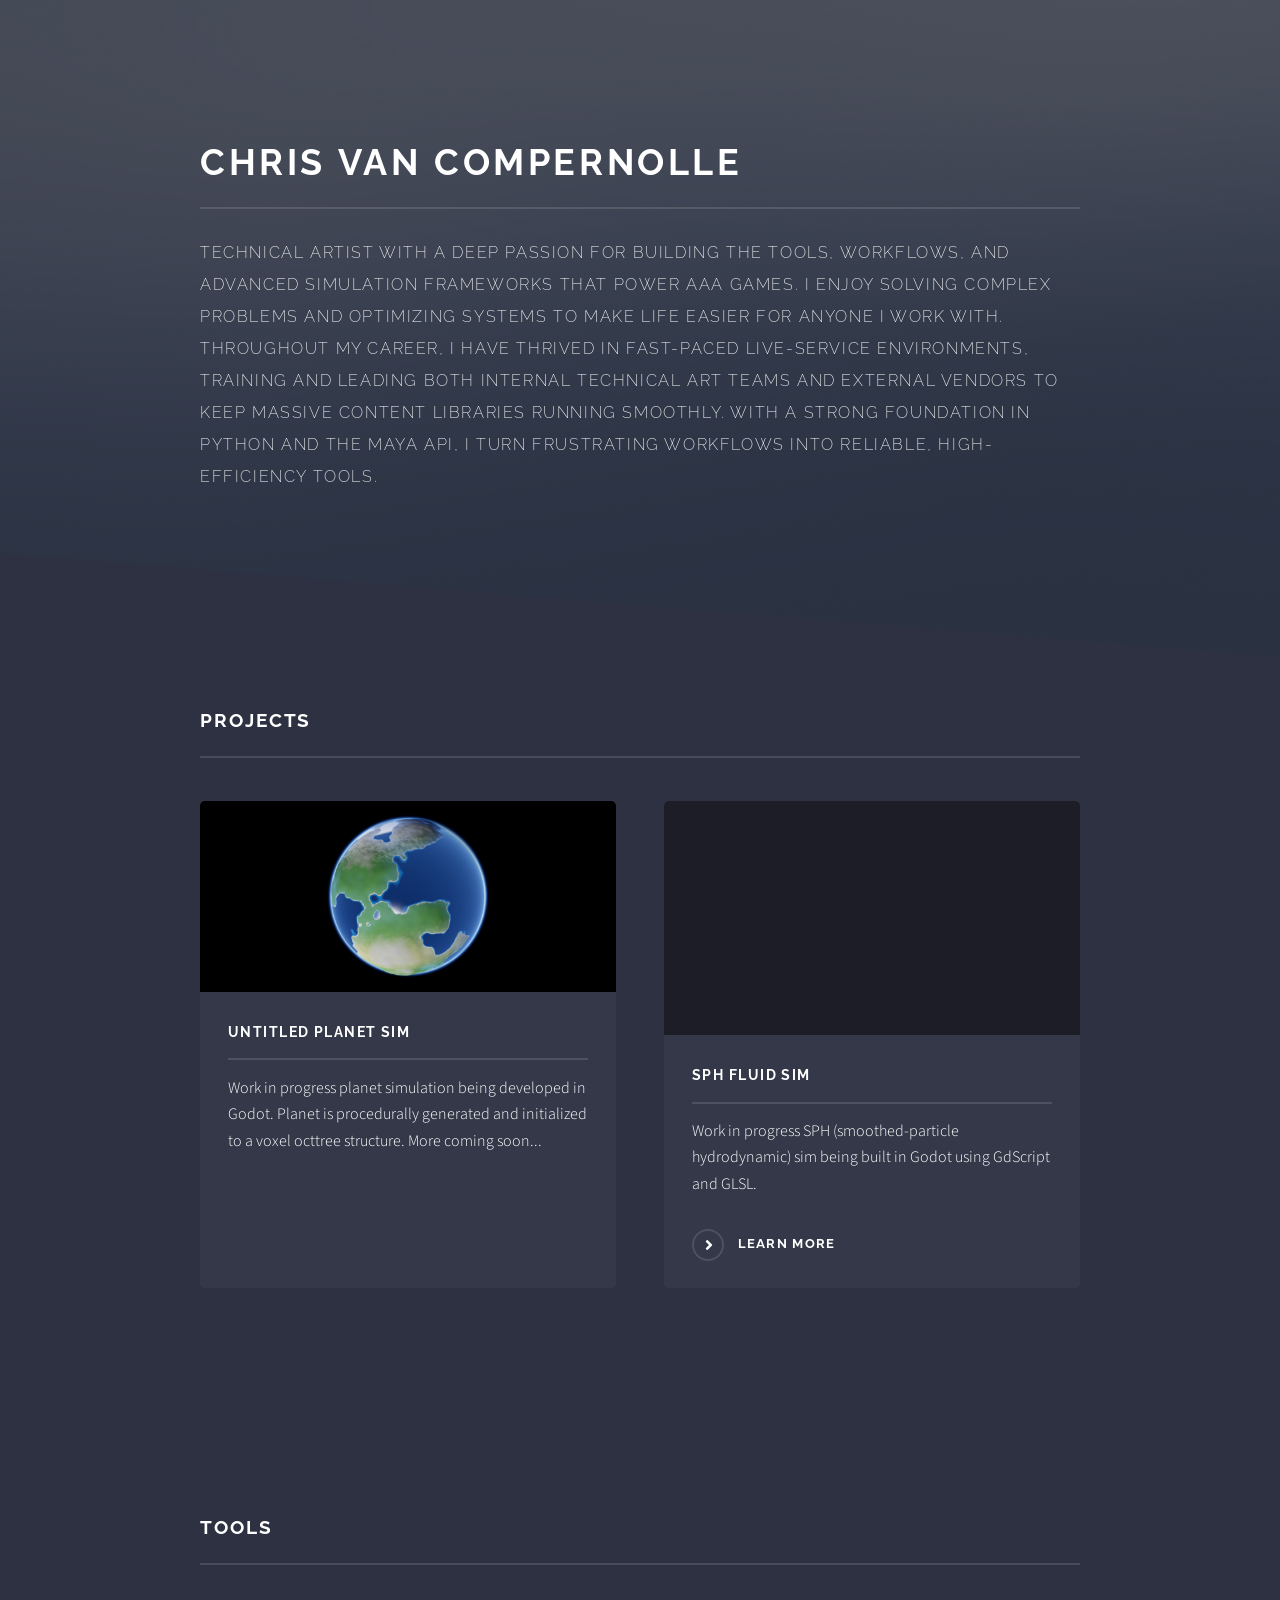
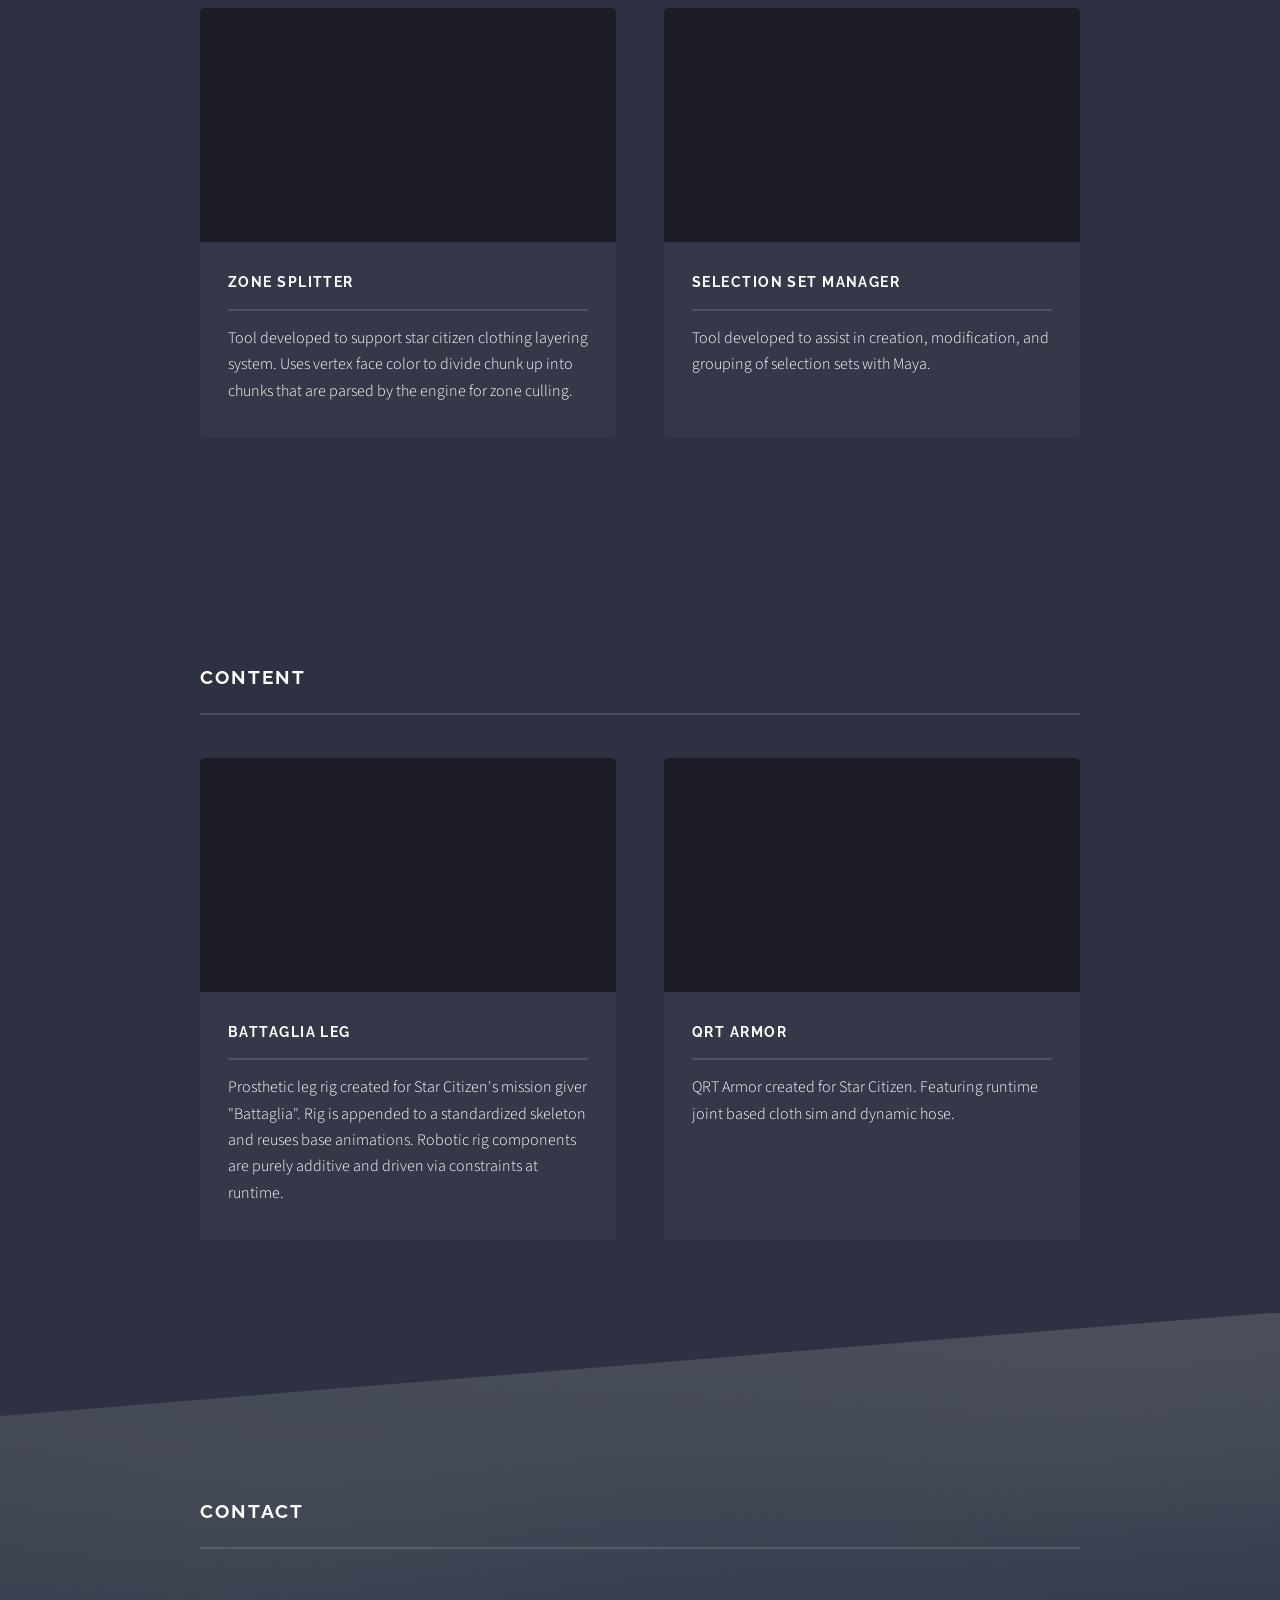
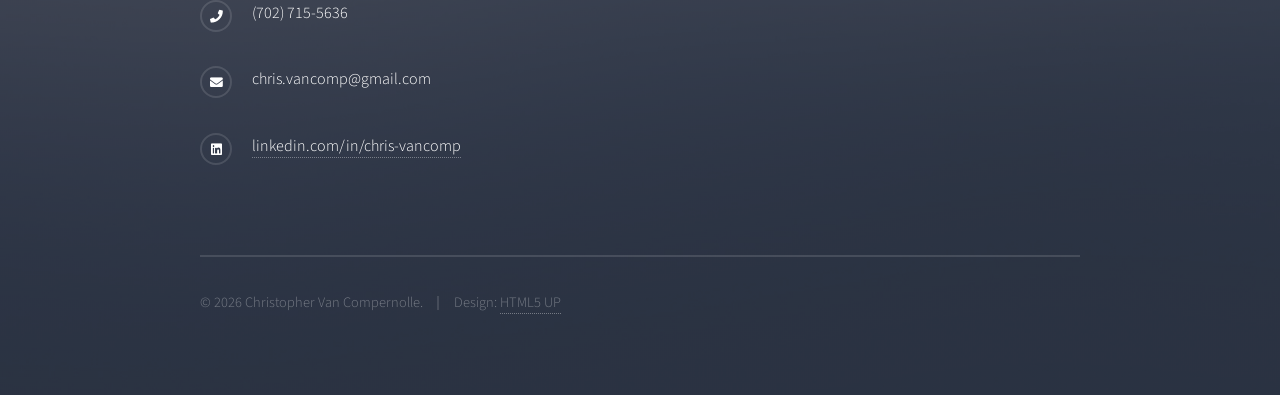
<file: index.html>
<!DOCTYPE HTML>
<!--
	Solid State by HTML5 UP
	html5up.net | @ajlkn
	Free for personal and commercial use under the CCA 3.0 license (html5up.net/license)
-->
<html>
	<head>
		<title>Chris Van Compernolle</title>
		<meta charset="utf-8" />
		<meta name="viewport" content="width=device-width, initial-scale=1, user-scalable=no" />
		<link rel="stylesheet" href="assets/css/main.css" />
		<noscript><link rel="stylesheet" href="assets/css/noscript.css" /></noscript>
	</head>
	<body class="is-preload">

		<!-- Page Wrapper -->
			<div id="page-wrapper">

				<!-- Header -->
					<!-- <header id="header" class="alt">
						<h1><a href="index.html">Chris Van Compernolle</a></h1>
						<!-- <nav>
							<a href="#menu">Menu</a>
						</nav>
					</header> -->

				<!-- Menu -->
					<!-- <nav id="menu">
						<div class="inner">
							<h2>Menu</h2>
							<ul class="links">
								<li><a href="index.html">Home</a></li>
								<li><a href="generic.html">Generic</a></li>
								<li><a href="elements.html">Elements</a></li>
							</ul>
							<a href="#" class="close">Close</a>
						</div>
					</nav> -->

				<!-- Banner -->
					<section id="banner">
						<div class="inner">
							<div class="logo"><span class=""></span></div>
							<h2>Chris Van Compernolle</h2>
							<p>Technical Artist with a deep passion for building the tools, workflows, and advanced simulation frameworks that power AAA games. I enjoy solving complex problems and optimizing systems to make life easier for anyone I work with. Throughout my career, I have thrived in fast-paced live-service environments, training and leading both internal technical art teams and external vendors to keep massive content libraries running smoothly. With a strong foundation in Python and the Maya API, I turn frustrating workflows into reliable, high-efficiency tools.</p>
						</div>
					</section>

				<!-- Wrapper -->
					<section id="wrapper">

							<section id="projects" class="wrapper alt style1">
								<div class="inner">
									<h2 class="major">Projects</h2>
									<section class="features">
										<article>
											<span class="image">
												<img src="images/planet_from_orbit.png" alt="Voxel Planet Simulation Preview" />
											</span>
											<h3 class="major">Untitled Planet Sim</h3>
											<p>Work in progress planet simulation being developed in Godot. Planet is procedurally generated and initialized to a voxel octtree structure. More coming soon...</p>
										</article>
										<article>
											<span class="image video-wrapper">
												<div style="padding:56.25% 0 0 0;position:relative;"><iframe src="https://player.vimeo.com/video/1207928942?title=0&byline=0&portrait=0&badge=0&amp;player_id=0&amp;app_id=58479" frameborder="0" allow="autoplay; fullscreen; picture-in-picture; clipboard-write; encrypted-media; web-share" referrerpolicy="strict-origin-when-cross-origin" style="position:absolute;top:0;left:0;width:100%;height:100%;" title="zone_splitter"></iframe></div><script src="https://player.vimeo.com/api/player.js"></script>
											</span>
											<h3 class="major">SPH Fluid Sim</h3>
											<p>Work in progress SPH (smoothed-particle hydrodynamic) sim being built in Godot using GdScript and GLSL.</p>
											<a href="projects/sph.html" class="special">Learn more</a>
										</article>
									</section>
								</div>
							</section>
							
							<section id="tools" class="wrapper alt style1">
								<div class="inner">
									<h2 class="major">Tools</h2>
									<section class="features">
										<article>
											<span class="image video-wrapper">
												<div style="padding:56.25% 0 0 0;position:relative;"><iframe src="https://player.vimeo.com/video/1207606608?title=0&byline=0&portrait=0&badge=0&amp;player_id=0&amp;app_id=58479" frameborder="0" allow="autoplay; fullscreen; picture-in-picture; clipboard-write; encrypted-media; web-share" referrerpolicy="strict-origin-when-cross-origin" style="position:absolute;top:0;left:0;width:100%;height:100%;" title="zone_splitter"></iframe></div><script src="https://player.vimeo.com/api/player.js"></script>
											</span>
											<h3 class="major">Zone Splitter</h3>
											<p>Tool developed to support star citizen clothing layering system. Uses vertex face color to divide chunk up into chunks that are parsed by the engine for zone culling.</p>
										</article>
										<article>
											<span class="image video-wrapper">
												<div style="padding:56.25% 0 0 0;position:relative;"><iframe src="https://player.vimeo.com/video/1207922066?title=0&byline=0&portrait=0&badge=0&amp;player_id=0&amp;app_id=58479" frameborder="0" allow="autoplay; fullscreen; picture-in-picture; clipboard-write; encrypted-media; web-share" referrerpolicy="strict-origin-when-cross-origin" style="position:absolute;top:0;left:0;width:100%;height:100%;" title="selection_set_manager"></iframe></div><script src="https://player.vimeo.com/api/player.js"></script>
											</span>
											<h3 class="major">Selection Set Manager</h3>
											<p>Tool developed to assist in creation, modification, and grouping of selection sets with Maya.</p>
										</article>
									</section>
								</div>
							</section>

							<section id="content" class="wrapper alt style1">
								<div class="inner">
									<h2 class="major">Content</h2>
									<section class="features">
										<article>
											<span class="image video-wrapper">
												<div style="padding:56.25% 0 0 0;position:relative;"><iframe src="https://player.vimeo.com/video/1207591558?title=0&byline=0&portrait=0&badge=0&amp;autopause=0&amp;player_id=0&amp;app_id=58479&amp;loop=1" frameborder="0" allow="autoplay; fullscreen; picture-in-picture; clipboard-write; encrypted-media; web-share" referrerpolicy="strict-origin-when-cross-origin" style="position:absolute;top:0;left:0;width:100%;height:100%;" title="battaglia_leg_full"></iframe></div><script src="https://player.vimeo.com/api/player.js"></script>
											</span>
											<h3 class="major">Battaglia Leg</h3>
											<p>Prosthetic leg rig created for Star Citizen's mission giver "Battaglia". Rig is appended to a standardized skeleton and reuses base animations. Robotic rig components are purely additive and driven via constraints at runtime.</p>
										</article>
										<article>
											<span class="image video-wrapper">
												<div style="padding:56.25% 0 0 0;position:relative;"><iframe src="https://player.vimeo.com/video/1207601701?title=0&byline=0&portrait=0&badge=0&amp;autopause=0&amp;player_id=0&amp;app_id=58479" frameborder="0" allow="autoplay; fullscreen; picture-in-picture; clipboard-write; encrypted-media; web-share" referrerpolicy="strict-origin-when-cross-origin" style="position:absolute;top:0;left:0;width:100%;height:100%;" title="Qrt_Armor_Complilation"></iframe></div><script src="https://player.vimeo.com/api/player.js"></script>
											</span>
											<h3 class="major">QRT Armor</h3>
											<p>QRT Armor created for Star Citizen. Featuring runtime joint based cloth sim and dynamic hose.</p>
										</article>
									</section>
								</div>
							</section>

					</section>

				<!-- Footer -->
					<section id="footer">
						<div class="inner">
							<h2 class="major">Contact</h2>
							<p></p>
							<ul class="contact">
								<li class="icon solid fa-phone">(702) 715-5636</li>
								<li class="icon solid fa-envelope">chris.vancomp@gmail.com</li>
								<li class="icon brands fa-linkedin"><a href="https://www.linkedin.com/in/chris-vancomp/" target="_blank">linkedin.com/in/chris-vancomp</a></li>
							</ul>
							<ul class="copyright">
								<li>&copy; 2026 Christopher Van Compernolle.</li><li>Design: <a href="http://html5up.net">HTML5 UP</a></li>
							</ul>
						</div>
					</section>

			</div>

		<!-- Scripts -->
			<script src="assets/js/jquery.min.js"></script>
			<script src="assets/js/jquery.scrollex.min.js"></script>
			<script src="assets/js/browser.min.js"></script>
			<script src="assets/js/breakpoints.min.js"></script>
			<script src="assets/js/util.js"></script>
			<script src="assets/js/main.js"></script>

	</body>
</html>
</file>
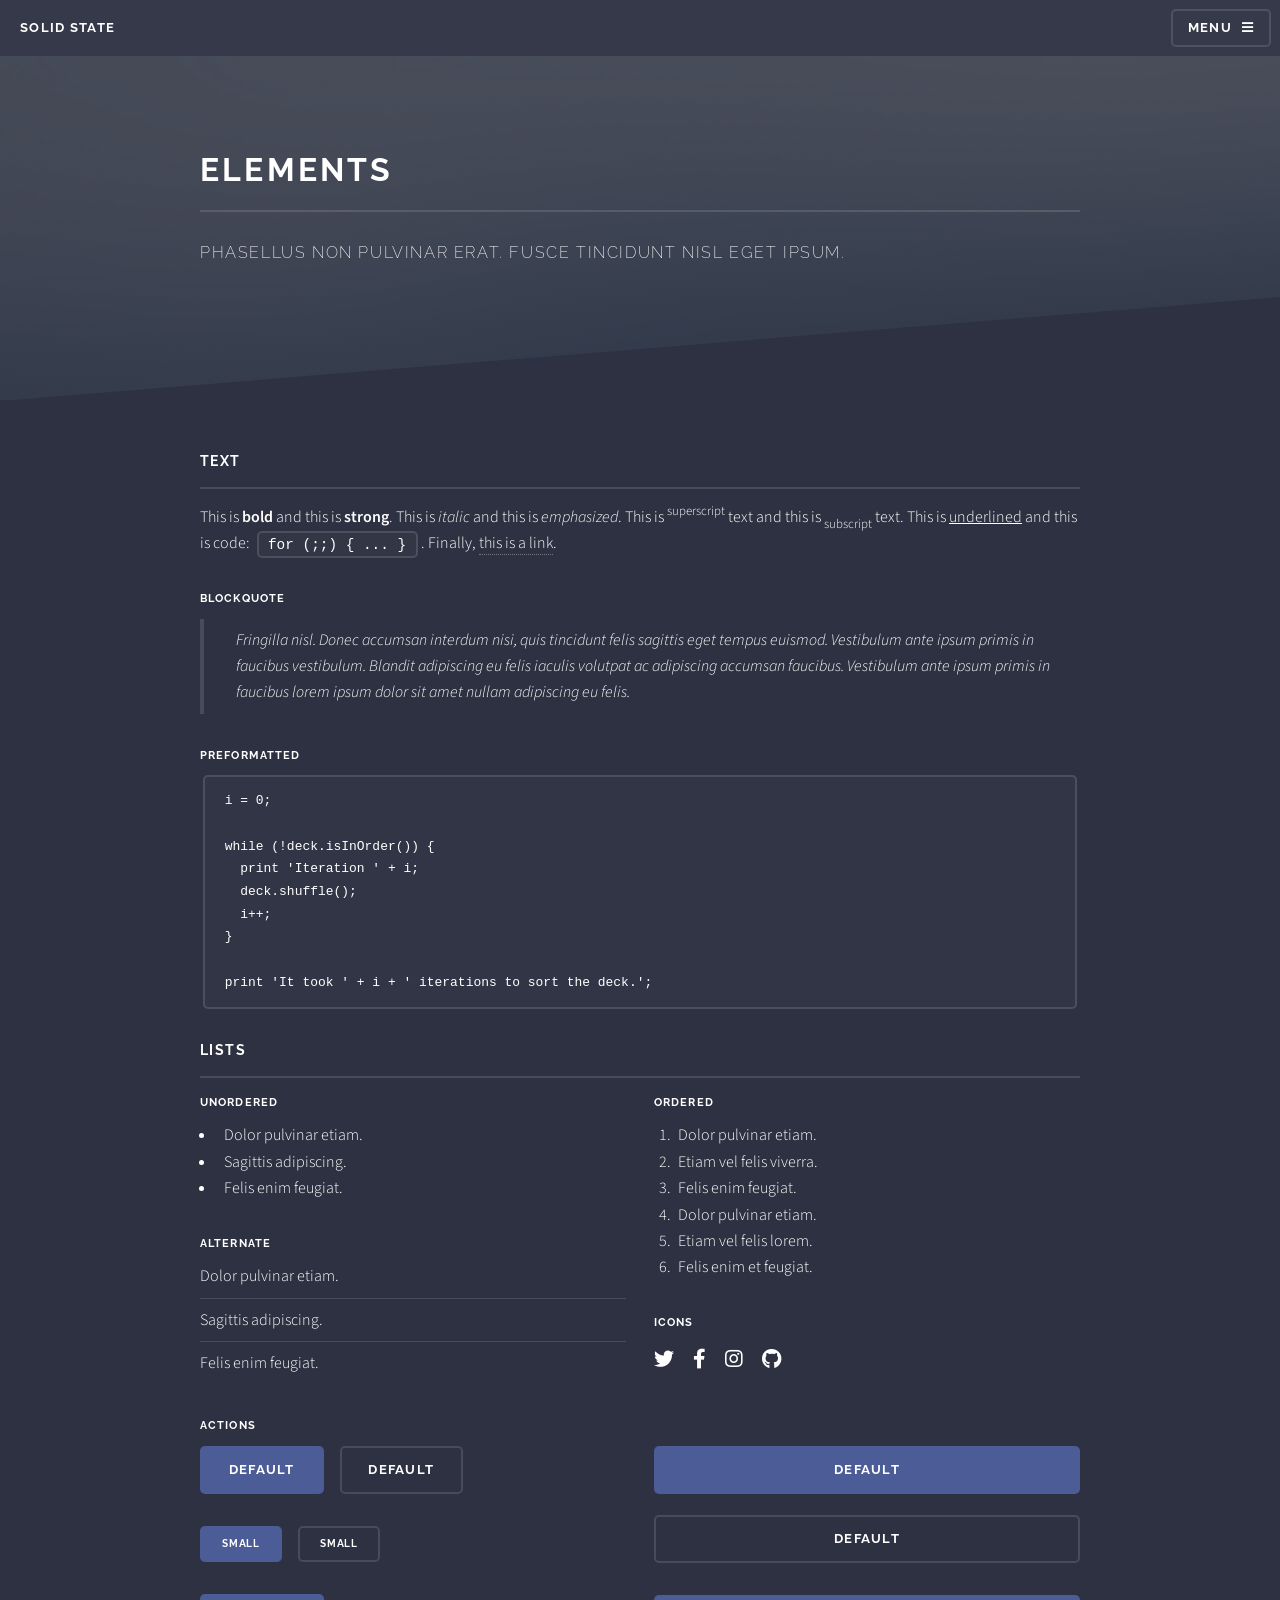
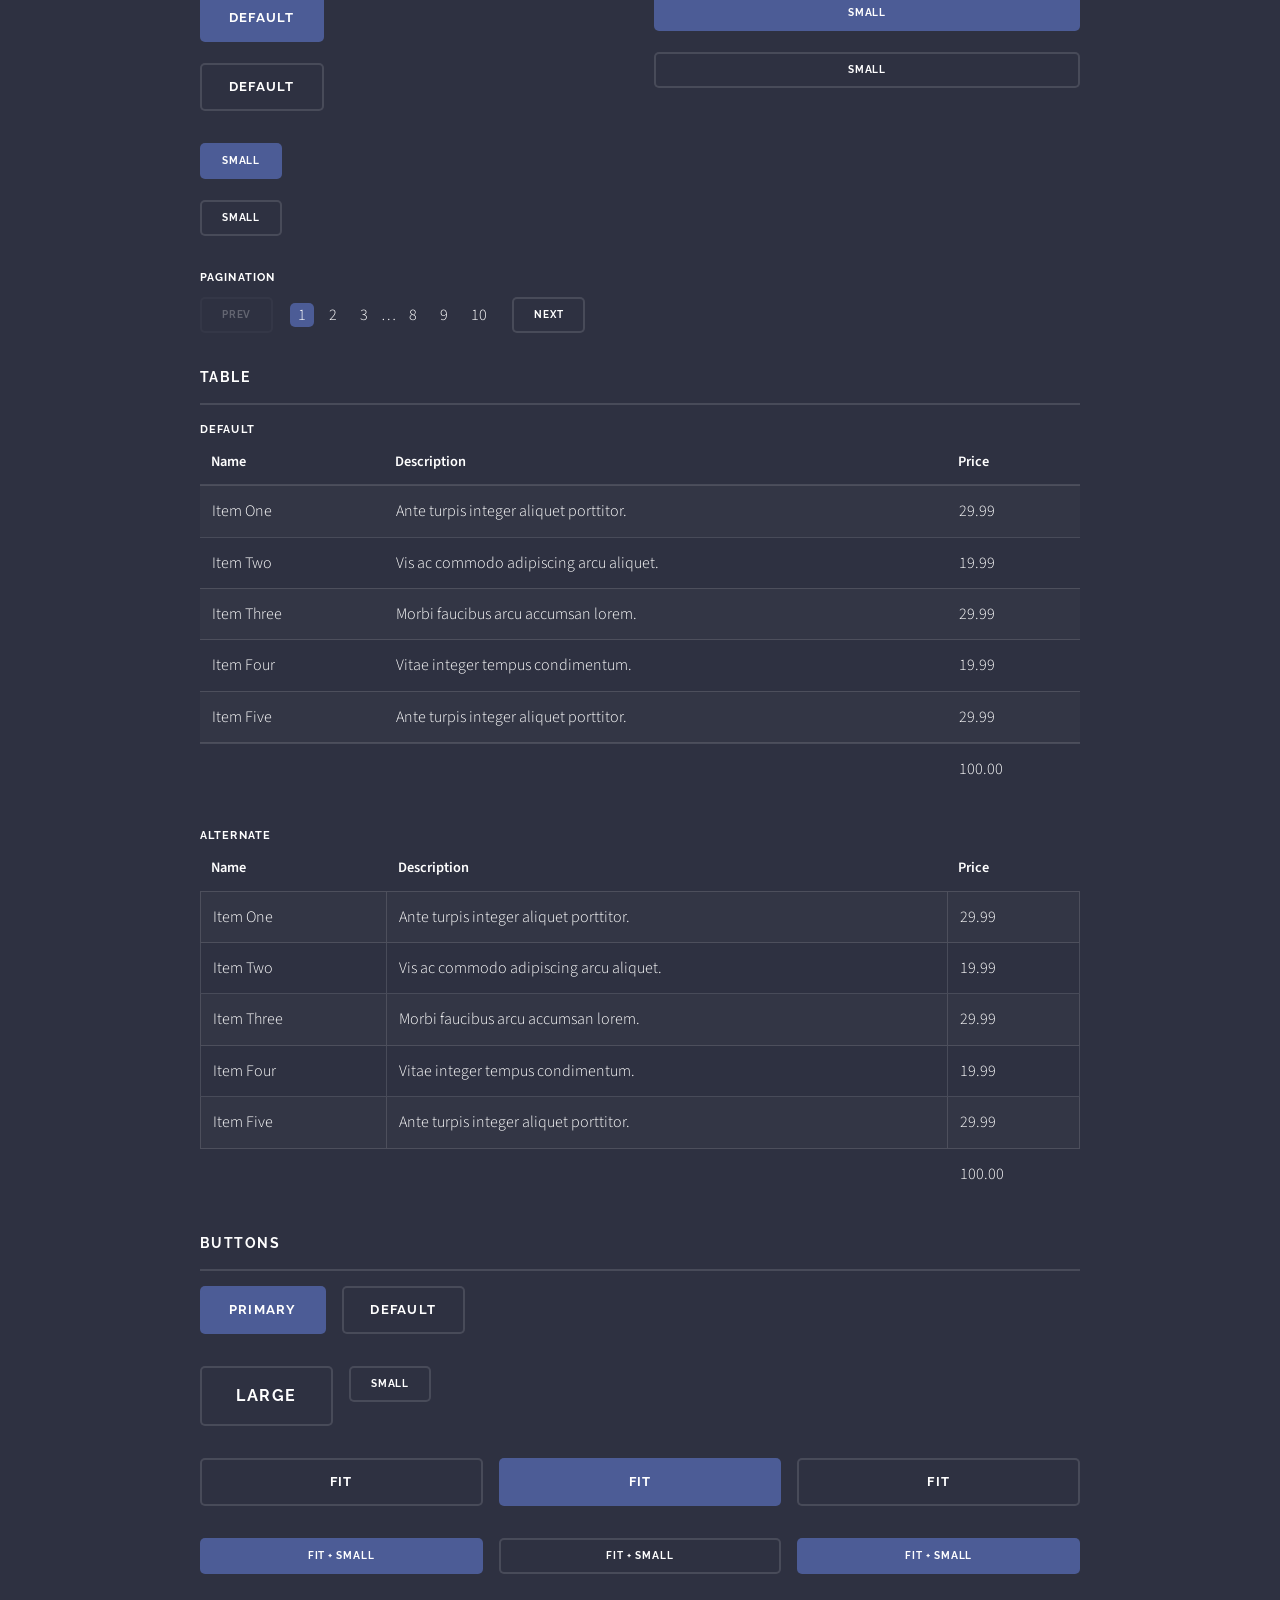
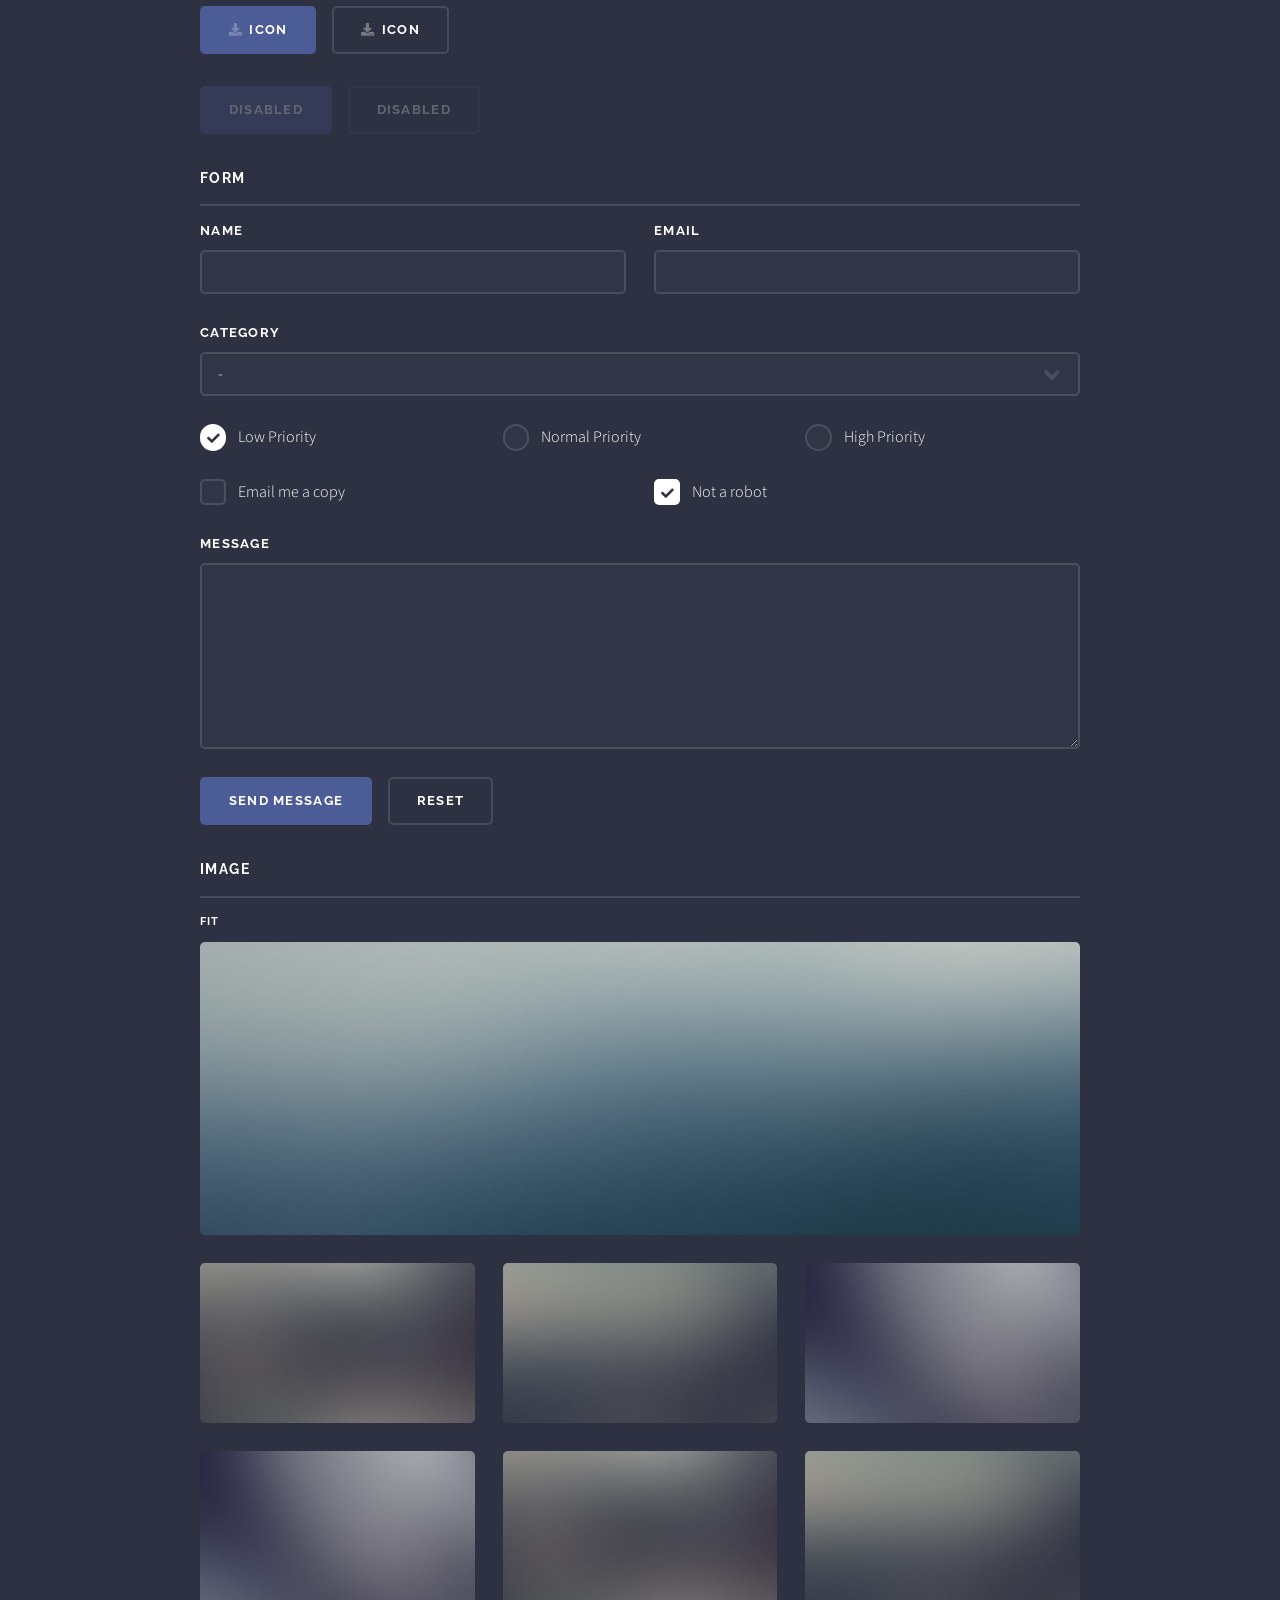
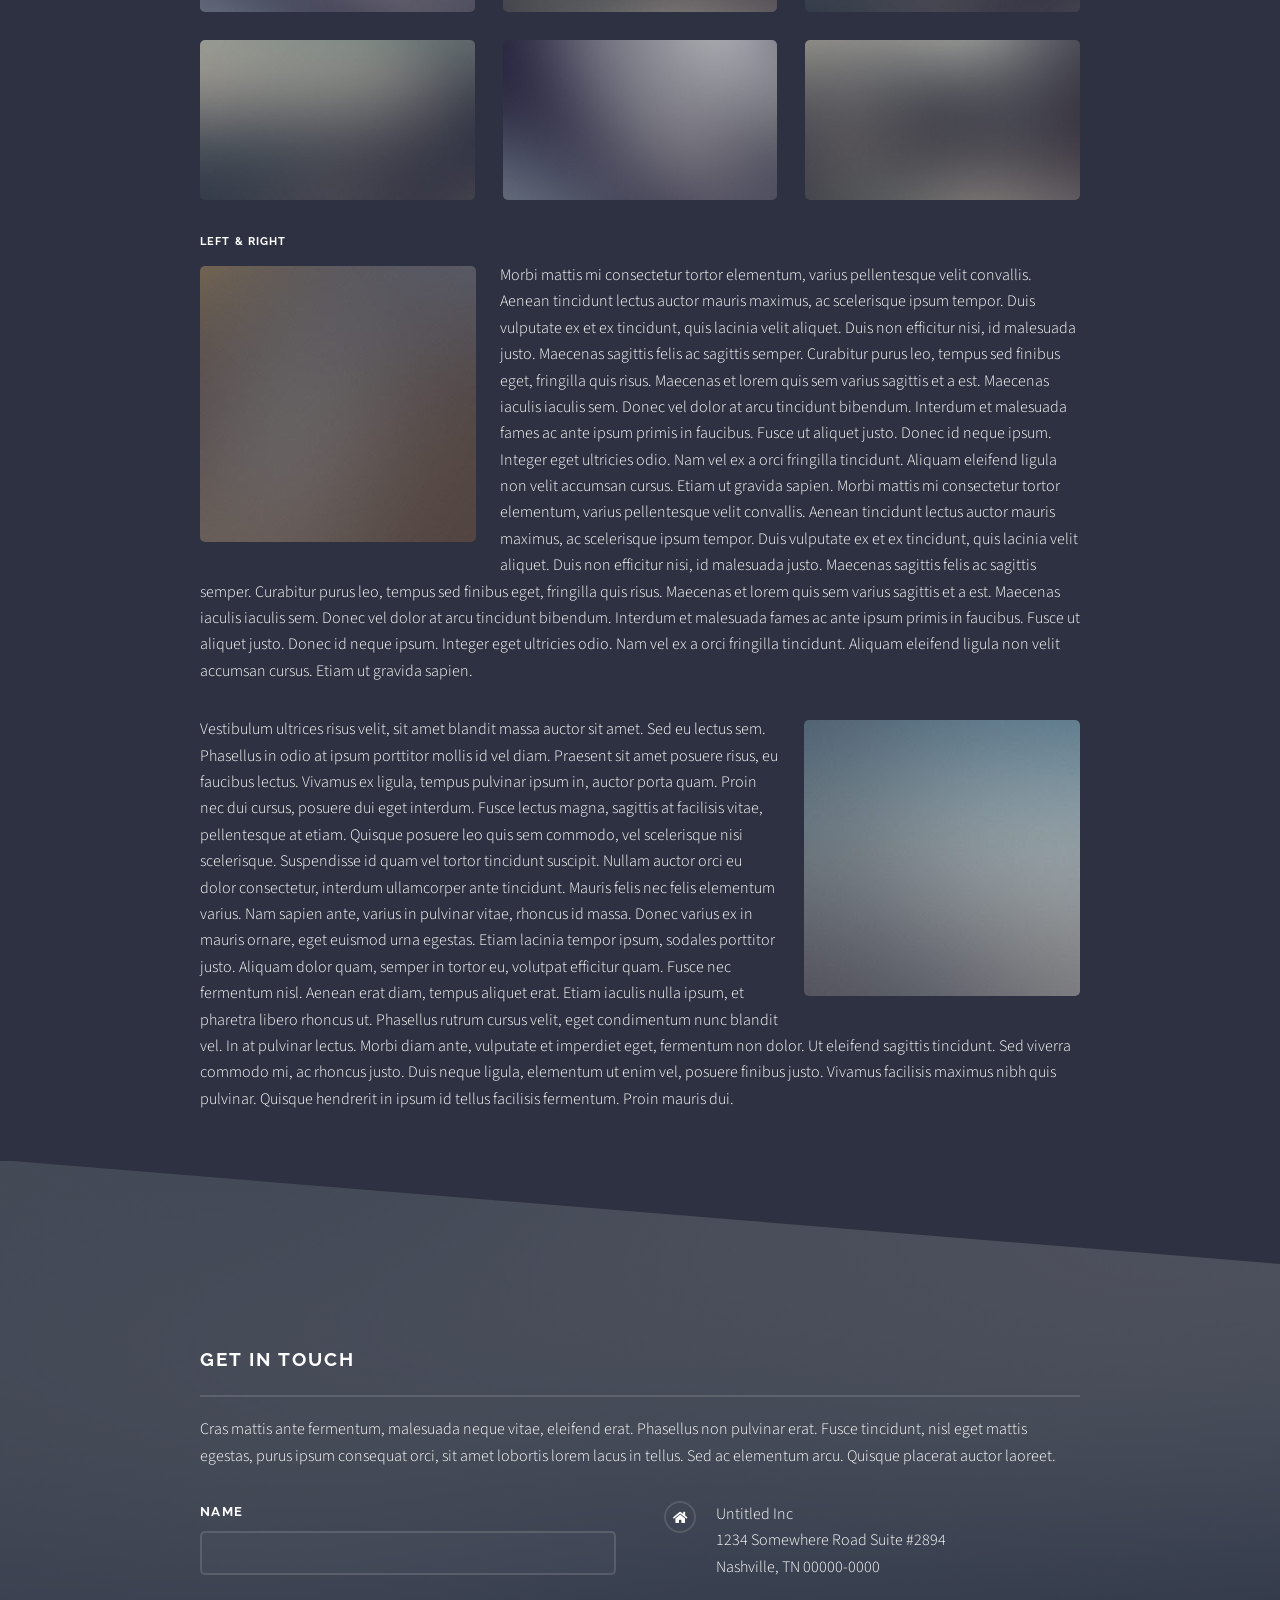
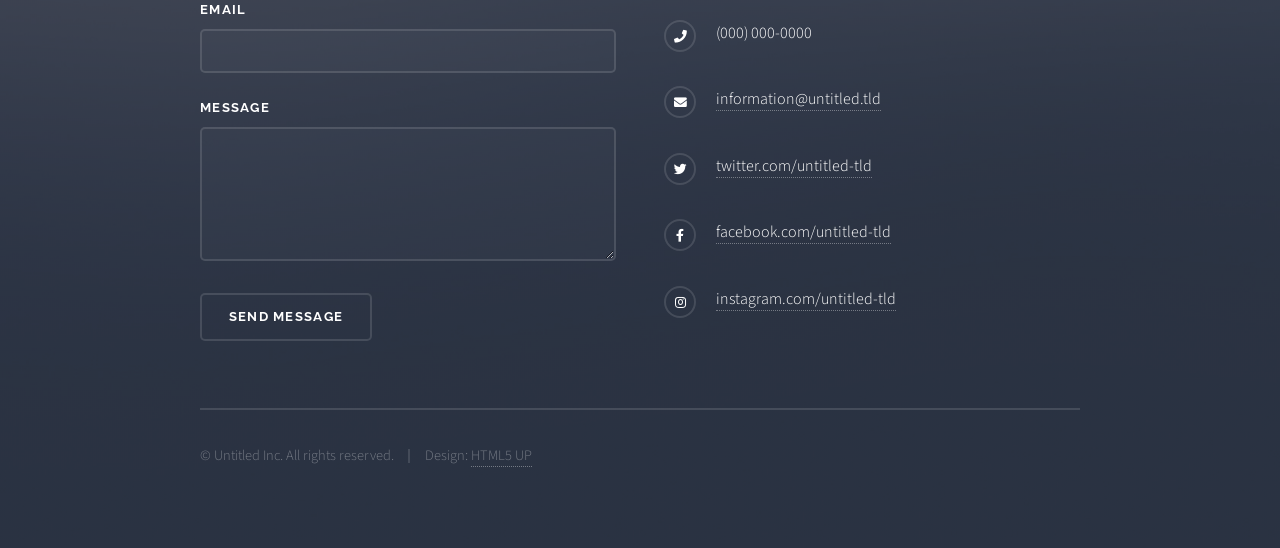
<file: elements.html>
<!DOCTYPE HTML>
<!--
	Solid State by HTML5 UP
	html5up.net | @ajlkn
	Free for personal and commercial use under the CCA 3.0 license (html5up.net/license)
-->
<html>
	<head>
		<title>Elements - Solid State by HTML5 UP</title>
		<meta charset="utf-8" />
		<meta name="viewport" content="width=device-width, initial-scale=1, user-scalable=no" />
		<link rel="stylesheet" href="assets/css/main.css" />
		<noscript><link rel="stylesheet" href="assets/css/noscript.css" /></noscript>
	</head>
	<body class="is-preload">

		<!-- Page Wrapper -->
			<div id="page-wrapper">

				<!-- Header -->
					<header id="header">
						<h1><a href="index.html">Solid State</a></h1>
						<nav>
							<a href="#menu">Menu</a>
						</nav>
					</header>

				<!-- Menu -->
					<nav id="menu">
						<div class="inner">
							<h2>Menu</h2>
							<ul class="links">
								<li><a href="index.html">Home</a></li>
								<li><a href="generic.html">Generic</a></li>
								<li><a href="elements.html">Elements</a></li>
								<li><a href="#">Log In</a></li>
								<li><a href="#">Sign Up</a></li>
							</ul>
							<a href="#" class="close">Close</a>
						</div>
					</nav>

				<!-- Wrapper -->
					<section id="wrapper">
						<header>
							<div class="inner">
								<h2>Elements</h2>
								<p>Phasellus non pulvinar erat. Fusce tincidunt nisl eget ipsum.</p>
							</div>
						</header>

						<!-- Content -->
							<div class="wrapper">
								<div class="inner">

									<section>
										<h3 class="major">Text</h3>
										<p>This is <b>bold</b> and this is <strong>strong</strong>. This is <i>italic</i> and this is <em>emphasized</em>.
										This is <sup>superscript</sup> text and this is <sub>subscript</sub> text.
										This is <u>underlined</u> and this is code: <code>for (;;) { ... }</code>. Finally, <a href="#">this is a link</a>.</p>
										<h4>Blockquote</h4>
										<blockquote>Fringilla nisl. Donec accumsan interdum nisi, quis tincidunt felis sagittis eget tempus euismod. Vestibulum ante ipsum primis in faucibus vestibulum. Blandit adipiscing eu felis iaculis volutpat ac adipiscing accumsan faucibus. Vestibulum ante ipsum primis in faucibus lorem ipsum dolor sit amet nullam adipiscing eu felis.</blockquote>
										<h4>Preformatted</h4>
										<pre><code>i = 0;

while (!deck.isInOrder()) {
  print 'Iteration ' + i;
  deck.shuffle();
  i++;
}

print 'It took ' + i + ' iterations to sort the deck.';</code></pre>
									</section>

									<section>
										<h3 class="major">Lists</h3>
										<div class="row">
											<div class="col-6 col-12-medium">
												<h4>Unordered</h4>
												<ul>
													<li>Dolor pulvinar etiam.</li>
													<li>Sagittis adipiscing.</li>
													<li>Felis enim feugiat.</li>
												</ul>
												<h4>Alternate</h4>
												<ul class="alt">
													<li>Dolor pulvinar etiam.</li>
													<li>Sagittis adipiscing.</li>
													<li>Felis enim feugiat.</li>
												</ul>
											</div>
											<div class="col-6 col-12-medium">
												<h4>Ordered</h4>
												<ol>
													<li>Dolor pulvinar etiam.</li>
													<li>Etiam vel felis viverra.</li>
													<li>Felis enim feugiat.</li>
													<li>Dolor pulvinar etiam.</li>
													<li>Etiam vel felis lorem.</li>
													<li>Felis enim et feugiat.</li>
												</ol>
												<h4>Icons</h4>
												<ul class="icons">
													<li><a href="#" class="icon brands fa-twitter"><span class="label">Twitter</span></a></li>
													<li><a href="#" class="icon brands fa-facebook-f"><span class="label">Facebook</span></a></li>
													<li><a href="#" class="icon brands fa-instagram"><span class="label">Instagram</span></a></li>
													<li><a href="#" class="icon brands fa-github"><span class="label">Github</span></a></li>
												</ul>
											</div>
										</div>
										<h4>Actions</h4>
										<div class="row">
											<div class="col-6 col-12-medium">
												<ul class="actions">
													<li><a href="#" class="button primary">Default</a></li>
													<li><a href="#" class="button">Default</a></li>
												</ul>
												<ul class="actions small">
													<li><a href="#" class="button primary small">Small</a></li>
													<li><a href="#" class="button small">Small</a></li>
												</ul>
												<ul class="actions stacked">
													<li><a href="#" class="button primary">Default</a></li>
													<li><a href="#" class="button">Default</a></li>
												</ul>
												<ul class="actions stacked small">
													<li><a href="#" class="button primary small">Small</a></li>
													<li><a href="#" class="button small">Small</a></li>
												</ul>
											</div>
											<div class="col-6 col-12-medium">
												<ul class="actions stacked">
													<li><a href="#" class="button primary fit">Default</a></li>
													<li><a href="#" class="button fit">Default</a></li>
												</ul>
												<ul class="actions stacked small">
													<li><a href="#" class="button primary small fit">Small</a></li>
													<li><a href="#" class="button small fit">Small</a></li>
												</ul>
											</div>
										</div>
										<h4>Pagination</h4>
										<ul class="pagination">
											<li><span class="button small disabled">Prev</span></li>
											<li><a href="#" class="page active">1</a></li>
											<li><a href="#" class="page">2</a></li>
											<li><a href="#" class="page">3</a></li>
											<li><span>&hellip;</span></li>
											<li><a href="#" class="page">8</a></li>
											<li><a href="#" class="page">9</a></li>
											<li><a href="#" class="page">10</a></li>
											<li><a href="#" class="button small">Next</a></li>
										</ul>
									</section>

									<section>
										<h3 class="major">Table</h3>
										<h4>Default</h4>
										<div class="table-wrapper">
											<table>
												<thead>
													<tr>
														<th>Name</th>
														<th>Description</th>
														<th>Price</th>
													</tr>
												</thead>
												<tbody>
													<tr>
														<td>Item One</td>
														<td>Ante turpis integer aliquet porttitor.</td>
														<td>29.99</td>
													</tr>
													<tr>
														<td>Item Two</td>
														<td>Vis ac commodo adipiscing arcu aliquet.</td>
														<td>19.99</td>
													</tr>
													<tr>
														<td>Item Three</td>
														<td> Morbi faucibus arcu accumsan lorem.</td>
														<td>29.99</td>
													</tr>
													<tr>
														<td>Item Four</td>
														<td>Vitae integer tempus condimentum.</td>
														<td>19.99</td>
													</tr>
													<tr>
														<td>Item Five</td>
														<td>Ante turpis integer aliquet porttitor.</td>
														<td>29.99</td>
													</tr>
												</tbody>
												<tfoot>
													<tr>
														<td colspan="2"></td>
														<td>100.00</td>
													</tr>
												</tfoot>
											</table>
										</div>

										<h4>Alternate</h4>
										<div class="table-wrapper">
											<table class="alt">
												<thead>
													<tr>
														<th>Name</th>
														<th>Description</th>
														<th>Price</th>
													</tr>
												</thead>
												<tbody>
													<tr>
														<td>Item One</td>
														<td>Ante turpis integer aliquet porttitor.</td>
														<td>29.99</td>
													</tr>
													<tr>
														<td>Item Two</td>
														<td>Vis ac commodo adipiscing arcu aliquet.</td>
														<td>19.99</td>
													</tr>
													<tr>
														<td>Item Three</td>
														<td> Morbi faucibus arcu accumsan lorem.</td>
														<td>29.99</td>
													</tr>
													<tr>
														<td>Item Four</td>
														<td>Vitae integer tempus condimentum.</td>
														<td>19.99</td>
													</tr>
													<tr>
														<td>Item Five</td>
														<td>Ante turpis integer aliquet porttitor.</td>
														<td>29.99</td>
													</tr>
												</tbody>
												<tfoot>
													<tr>
														<td colspan="2"></td>
														<td>100.00</td>
													</tr>
												</tfoot>
											</table>
										</div>
									</section>

									<section>
										<h3 class="major">Buttons</h3>
										<ul class="actions">
											<li><a href="#" class="button primary">Primary</a></li>
											<li><a href="#" class="button">Default</a></li>
										</ul>
										<ul class="actions">
											<li><a href="#" class="button large">Large</a></li>
											<li><a href="#" class="button small">Small</a></li>
										</ul>
										<ul class="actions fit">
											<li><a href="#" class="button fit">Fit</a></li>
											<li><a href="#" class="button primary fit">Fit</a></li>
											<li><a href="#" class="button fit">Fit</a></li>
										</ul>
										<ul class="actions fit small">
											<li><a href="#" class="button primary fit small">Fit + Small</a></li>
											<li><a href="#" class="button fit small">Fit + Small</a></li>
											<li><a href="#" class="button primary fit small">Fit + Small</a></li>
										</ul>
										<ul class="actions">
											<li><a href="#" class="button primary icon solid fa-download">Icon</a></li>
											<li><a href="#" class="button icon solid fa-download">Icon</a></li>
										</ul>
										<ul class="actions">
											<li><span class="button primary disabled">Disabled</span></li>
											<li><span class="button disabled">Disabled</span></li>
										</ul>
									</section>

									<section>
										<h3 class="major">Form</h3>
										<form method="post" action="#">
											<div class="row gtr-uniform">
												<div class="col-6 col-12-xsmall">
													<label for="demo-name">Name</label>
													<input type="text" name="demo-name" id="demo-name" value="" />
												</div>
												<div class="col-6 col-12-xsmall">
													<label for="demo-email">Email</label>
													<input type="email" name="demo-email" id="demo-email" value="" />
												</div>
												<div class="col-12">
													<label for="demo-category">Category</label>
													<select name="demo-category" id="demo-category">
														<option value="">-</option>
														<option value="1">Manufacturing</option>
														<option value="1">Shipping</option>
														<option value="1">Administration</option>
														<option value="1">Human Resources</option>
													</select>
												</div>
												<div class="col-4 col-12-small">
													<input type="radio" id="demo-priority-low" name="demo-priority" checked>
													<label for="demo-priority-low">Low Priority</label>
												</div>
												<div class="col-4 col-12-small">
													<input type="radio" id="demo-priority-normal" name="demo-priority">
													<label for="demo-priority-normal">Normal Priority</label>
												</div>
												<div class="col-4 col-12-small">
													<input type="radio" id="demo-priority-high" name="demo-priority">
													<label for="demo-priority-high">High Priority</label>
												</div>
												<div class="col-6 col-12-small">
													<input type="checkbox" id="demo-copy" name="demo-copy">
													<label for="demo-copy">Email me a copy</label>
												</div>
												<div class="col-6 col-12-small">
													<input type="checkbox" id="demo-human" name="demo-human" checked>
													<label for="demo-human">Not a robot</label>
												</div>
												<div class="col-12">
													<label for="demo-message">Message</label>
													<textarea name="demo-message" id="demo-message" rows="6"></textarea>
												</div>
												<div class="col-12">
													<ul class="actions">
														<li><input type="submit" value="Send Message" class="primary" /></li>
														<li><input type="reset" value="Reset" /></li>
													</ul>
												</div>
											</div>
										</form>
									</section>

									<section>
										<h3 class="major">Image</h3>
										<h4>Fit</h4>
										<div class="box alt">
											<div class="row gtr-uniform">
												<div class="col-12"><span class="image fit"><img src="images/pic08.jpg" alt="" /></span></div>
												<div class="col-4"><span class="image fit"><img src="images/pic05.jpg" alt="" /></span></div>
												<div class="col-4"><span class="image fit"><img src="images/pic06.jpg" alt="" /></span></div>
												<div class="col-4"><span class="image fit"><img src="images/pic07.jpg" alt="" /></span></div>
												<div class="col-4"><span class="image fit"><img src="images/pic07.jpg" alt="" /></span></div>
												<div class="col-4"><span class="image fit"><img src="images/pic05.jpg" alt="" /></span></div>
												<div class="col-4"><span class="image fit"><img src="images/pic06.jpg" alt="" /></span></div>
												<div class="col-4"><span class="image fit"><img src="images/pic06.jpg" alt="" /></span></div>
												<div class="col-4"><span class="image fit"><img src="images/pic07.jpg" alt="" /></span></div>
												<div class="col-4"><span class="image fit"><img src="images/pic05.jpg" alt="" /></span></div>
											</div>
										</div>
										<h4>Left &amp; Right</h4>
										<p><span class="image left"><img src="images/pic01.jpg" alt="" /></span>Morbi mattis mi consectetur tortor elementum, varius pellentesque velit convallis. Aenean tincidunt lectus auctor mauris maximus, ac scelerisque ipsum tempor. Duis vulputate ex et ex tincidunt, quis lacinia velit aliquet. Duis non efficitur nisi, id malesuada justo. Maecenas sagittis felis ac sagittis semper. Curabitur purus leo, tempus sed finibus eget, fringilla quis risus. Maecenas et lorem quis sem varius sagittis et a est. Maecenas iaculis iaculis sem. Donec vel dolor at arcu tincidunt bibendum. Interdum et malesuada fames ac ante ipsum primis in faucibus. Fusce ut aliquet justo. Donec id neque ipsum. Integer eget ultricies odio. Nam vel ex a orci fringilla tincidunt. Aliquam eleifend ligula non velit accumsan cursus. Etiam ut gravida sapien. Morbi mattis mi consectetur tortor elementum, varius pellentesque velit convallis. Aenean tincidunt lectus auctor mauris maximus, ac scelerisque ipsum tempor. Duis vulputate ex et ex tincidunt, quis lacinia velit aliquet. Duis non efficitur nisi, id malesuada justo. Maecenas sagittis felis ac sagittis semper. Curabitur purus leo, tempus sed finibus eget, fringilla quis risus. Maecenas et lorem quis sem varius sagittis et a est. Maecenas iaculis iaculis sem. Donec vel dolor at arcu tincidunt bibendum. Interdum et malesuada fames ac ante ipsum primis in faucibus. Fusce ut aliquet justo. Donec id neque ipsum. Integer eget ultricies odio. Nam vel ex a orci fringilla tincidunt. Aliquam eleifend ligula non velit accumsan cursus. Etiam ut gravida sapien.</p>
										<p><span class="image right"><img src="images/pic02.jpg" alt="" /></span>Vestibulum ultrices risus velit, sit amet blandit massa auctor sit amet. Sed eu lectus sem. Phasellus in odio at ipsum porttitor mollis id vel diam. Praesent sit amet posuere risus, eu faucibus lectus. Vivamus ex ligula, tempus pulvinar ipsum in, auctor porta quam. Proin nec dui cursus, posuere dui eget interdum. Fusce lectus magna, sagittis at facilisis vitae, pellentesque at etiam. Quisque posuere leo quis sem commodo, vel scelerisque nisi scelerisque. Suspendisse id quam vel tortor tincidunt suscipit. Nullam auctor orci eu dolor consectetur, interdum ullamcorper ante tincidunt. Mauris felis nec felis elementum varius. Nam sapien ante, varius in pulvinar vitae, rhoncus id massa. Donec varius ex in mauris ornare, eget euismod urna egestas. Etiam lacinia tempor ipsum, sodales porttitor justo. Aliquam dolor quam, semper in tortor eu, volutpat efficitur quam. Fusce nec fermentum nisl. Aenean erat diam, tempus aliquet erat. Etiam iaculis nulla ipsum, et pharetra libero rhoncus ut. Phasellus rutrum cursus velit, eget condimentum nunc blandit vel. In at pulvinar lectus. Morbi diam ante, vulputate et imperdiet eget, fermentum non dolor. Ut eleifend sagittis tincidunt. Sed viverra commodo mi, ac rhoncus justo. Duis neque ligula, elementum ut enim vel, posuere finibus justo. Vivamus facilisis maximus nibh quis pulvinar. Quisque hendrerit in ipsum id tellus facilisis fermentum. Proin mauris dui.</p>
									</section>

								</div>
							</div>

					</section>

				<!-- Footer -->
					<section id="footer">
						<div class="inner">
							<h2 class="major">Get in touch</h2>
							<p>Cras mattis ante fermentum, malesuada neque vitae, eleifend erat. Phasellus non pulvinar erat. Fusce tincidunt, nisl eget mattis egestas, purus ipsum consequat orci, sit amet lobortis lorem lacus in tellus. Sed ac elementum arcu. Quisque placerat auctor laoreet.</p>
							<form method="post" action="#">
								<div class="fields">
									<div class="field">
										<label for="name">Name</label>
										<input type="text" name="name" id="name" />
									</div>
									<div class="field">
										<label for="email">Email</label>
										<input type="email" name="email" id="email" />
									</div>
									<div class="field">
										<label for="message">Message</label>
										<textarea name="message" id="message" rows="4"></textarea>
									</div>
								</div>
								<ul class="actions">
									<li><input type="submit" value="Send Message" /></li>
								</ul>
							</form>
							<ul class="contact">
								<li class="icon solid fa-home">
									Untitled Inc<br />
									1234 Somewhere Road Suite #2894<br />
									Nashville, TN 00000-0000
								</li>
								<li class="icon solid fa-phone">(000) 000-0000</li>
								<li class="icon solid fa-envelope"><a href="#">information@untitled.tld</a></li>
								<li class="icon brands fa-twitter"><a href="#">twitter.com/untitled-tld</a></li>
								<li class="icon brands fa-facebook-f"><a href="#">facebook.com/untitled-tld</a></li>
								<li class="icon brands fa-instagram"><a href="#">instagram.com/untitled-tld</a></li>
							</ul>
							<ul class="copyright">
								<li>&copy; Untitled Inc. All rights reserved.</li><li>Design: <a href="http://html5up.net">HTML5 UP</a></li>
							</ul>
						</div>
					</section>

			</div>

		<!-- Scripts -->
			<script src="assets/js/jquery.min.js"></script>
			<script src="assets/js/jquery.scrollex.min.js"></script>
			<script src="assets/js/browser.min.js"></script>
			<script src="assets/js/breakpoints.min.js"></script>
			<script src="assets/js/util.js"></script>
			<script src="assets/js/main.js"></script>

	</body>
</html>
</file>
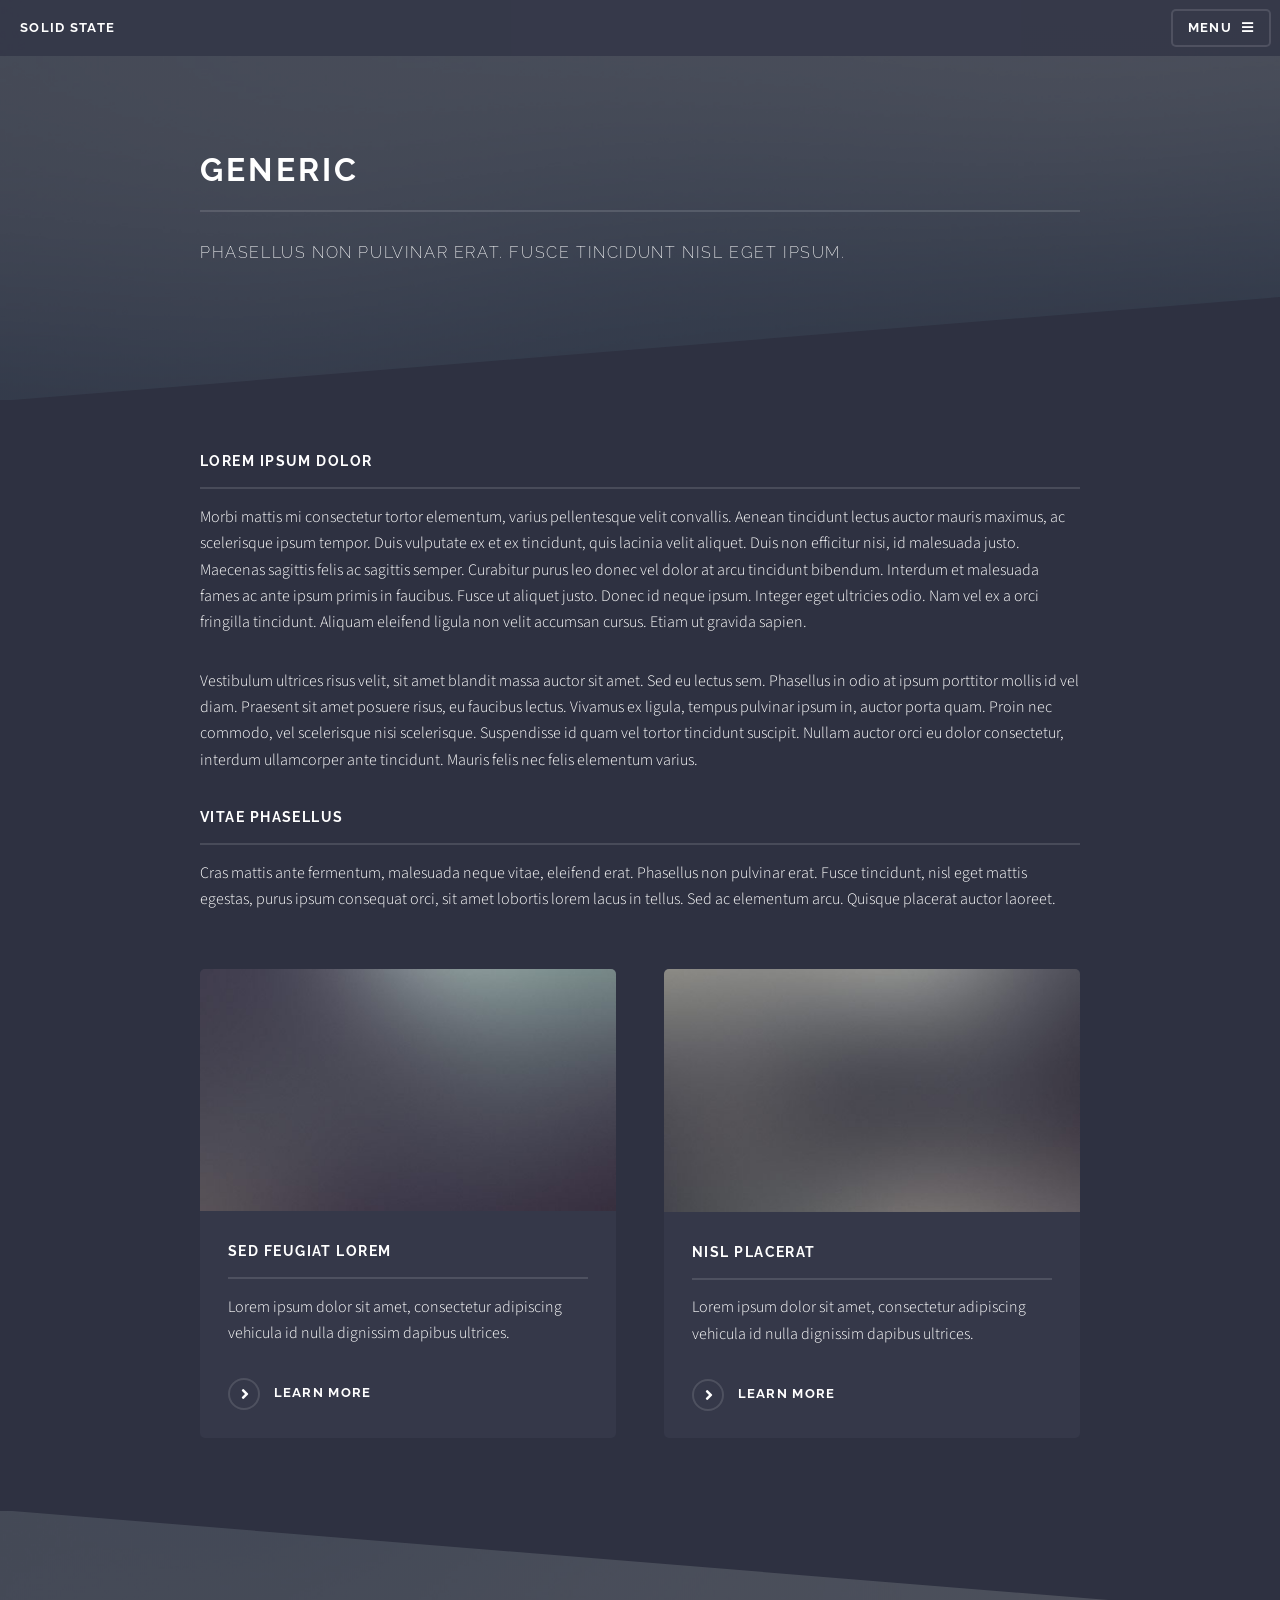
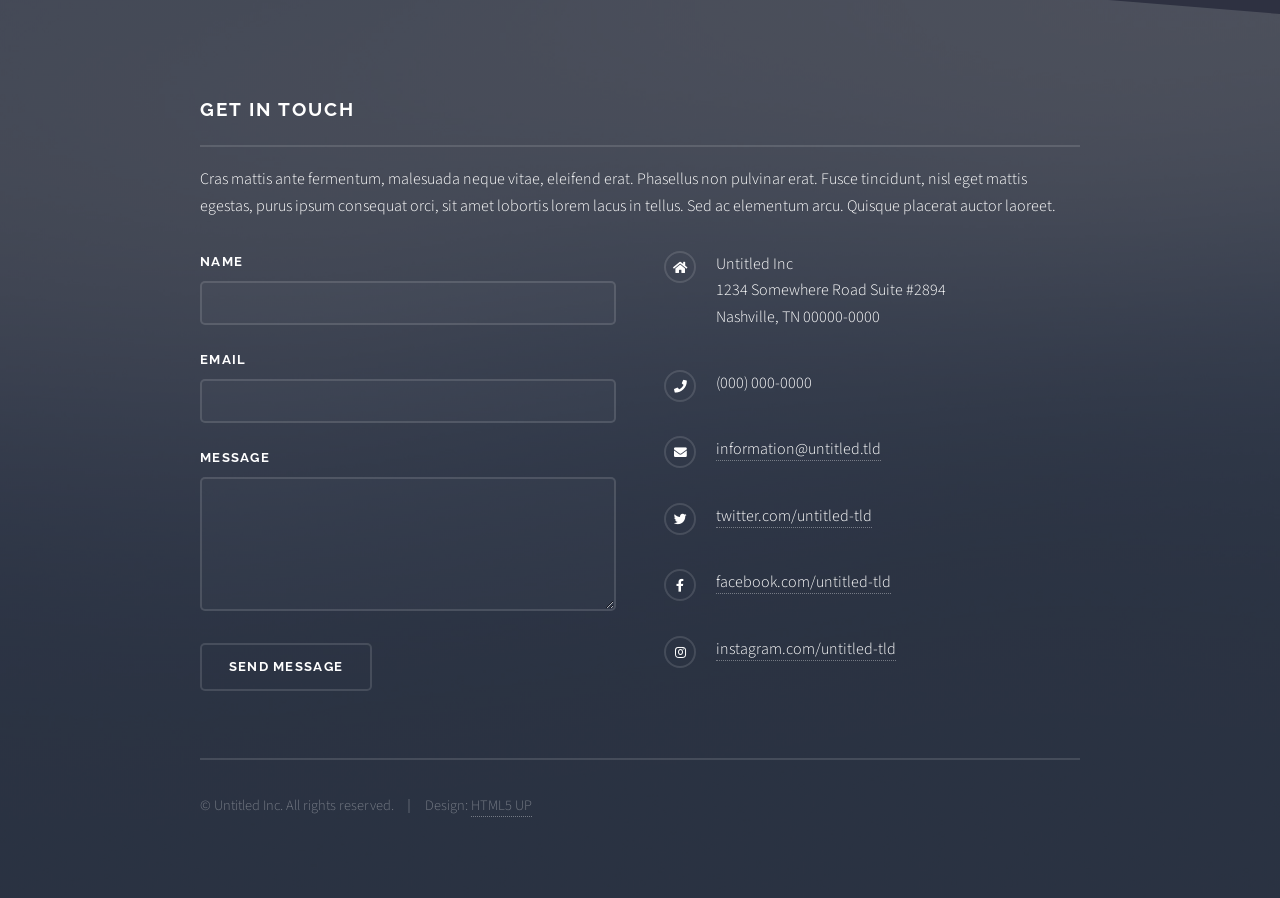
<file: generic.html>
<!DOCTYPE HTML>
<!--
	Solid State by HTML5 UP
	html5up.net | @ajlkn
	Free for personal and commercial use under the CCA 3.0 license (html5up.net/license)
-->
<html>
	<head>
		<title>Generic - Solid State by HTML5 UP</title>
		<meta charset="utf-8" />
		<meta name="viewport" content="width=device-width, initial-scale=1, user-scalable=no" />
		<link rel="stylesheet" href="assets/css/main.css" />
		<noscript><link rel="stylesheet" href="assets/css/noscript.css" /></noscript>
	</head>
	<body class="is-preload">

		<!-- Page Wrapper -->
			<div id="page-wrapper">

				<!-- Header -->
					<header id="header">
						<h1><a href="index.html">Solid State</a></h1>
						<nav>
							<a href="#menu">Menu</a>
						</nav>
					</header>

				<!-- Menu -->
					<nav id="menu">
						<div class="inner">
							<h2>Menu</h2>
							<ul class="links">
								<li><a href="index.html">Home</a></li>
								<li><a href="generic.html">Generic</a></li>
								<li><a href="elements.html">Elements</a></li>
								<li><a href="#">Log In</a></li>
								<li><a href="#">Sign Up</a></li>
							</ul>
							<a href="#" class="close">Close</a>
						</div>
					</nav>

				<!-- Wrapper -->
					<section id="wrapper">
						<header>
							<div class="inner">
								<h2>Generic</h2>
								<p>Phasellus non pulvinar erat. Fusce tincidunt nisl eget ipsum.</p>
							</div>
						</header>

						<!-- Content -->
							<div class="wrapper">
								<div class="inner">

									<h3 class="major">Lorem ipsum dolor</h3>
									<p>Morbi mattis mi consectetur tortor elementum, varius pellentesque velit convallis. Aenean tincidunt lectus auctor mauris maximus, ac scelerisque ipsum tempor. Duis vulputate ex et ex tincidunt, quis lacinia velit aliquet. Duis non efficitur nisi, id malesuada justo. Maecenas sagittis felis ac sagittis semper. Curabitur purus leo donec vel dolor at arcu tincidunt bibendum. Interdum et malesuada fames ac ante ipsum primis in faucibus. Fusce ut aliquet justo. Donec id neque ipsum. Integer eget ultricies odio. Nam vel ex a orci fringilla tincidunt. Aliquam eleifend ligula non velit accumsan cursus. Etiam ut gravida sapien.</p>

									<p>Vestibulum ultrices risus velit, sit amet blandit massa auctor sit amet. Sed eu lectus sem. Phasellus in odio at ipsum porttitor mollis id vel diam. Praesent sit amet posuere risus, eu faucibus lectus. Vivamus ex ligula, tempus pulvinar ipsum in, auctor porta quam. Proin nec commodo, vel scelerisque nisi scelerisque. Suspendisse id quam vel tortor tincidunt suscipit. Nullam auctor orci eu dolor consectetur, interdum ullamcorper ante tincidunt. Mauris felis nec felis elementum varius.</p>

									<h3 class="major">Vitae phasellus</h3>
									<p>Cras mattis ante fermentum, malesuada neque vitae, eleifend erat. Phasellus non pulvinar erat. Fusce tincidunt, nisl eget mattis egestas, purus ipsum consequat orci, sit amet lobortis lorem lacus in tellus. Sed ac elementum arcu. Quisque placerat auctor laoreet.</p>

									<section class="features">
										<article>
											<a href="#" class="image"><img src="images/pic04.jpg" alt="" /></a>
											<h3 class="major">Sed feugiat lorem</h3>
											<p>Lorem ipsum dolor sit amet, consectetur adipiscing vehicula id nulla dignissim dapibus ultrices.</p>
											<a href="#" class="special">Learn more</a>
										</article>
										<article>
											<a href="#" class="image"><img src="images/pic05.jpg" alt="" /></a>
											<h3 class="major">Nisl placerat</h3>
											<p>Lorem ipsum dolor sit amet, consectetur adipiscing vehicula id nulla dignissim dapibus ultrices.</p>
											<a href="#" class="special">Learn more</a>
										</article>
									</section>

								</div>
							</div>

					</section>

				<!-- Footer -->
					<section id="footer">
						<div class="inner">
							<h2 class="major">Get in touch</h2>
							<p>Cras mattis ante fermentum, malesuada neque vitae, eleifend erat. Phasellus non pulvinar erat. Fusce tincidunt, nisl eget mattis egestas, purus ipsum consequat orci, sit amet lobortis lorem lacus in tellus. Sed ac elementum arcu. Quisque placerat auctor laoreet.</p>
							<form method="post" action="#">
								<div class="fields">
									<div class="field">
										<label for="name">Name</label>
										<input type="text" name="name" id="name" />
									</div>
									<div class="field">
										<label for="email">Email</label>
										<input type="email" name="email" id="email" />
									</div>
									<div class="field">
										<label for="message">Message</label>
										<textarea name="message" id="message" rows="4"></textarea>
									</div>
								</div>
								<ul class="actions">
									<li><input type="submit" value="Send Message" /></li>
								</ul>
							</form>
							<ul class="contact">
								<li class="icon solid fa-home">
									Untitled Inc<br />
									1234 Somewhere Road Suite #2894<br />
									Nashville, TN 00000-0000
								</li>
								<li class="icon solid fa-phone">(000) 000-0000</li>
								<li class="icon solid fa-envelope"><a href="#">information@untitled.tld</a></li>
								<li class="icon brands fa-twitter"><a href="#">twitter.com/untitled-tld</a></li>
								<li class="icon brands fa-facebook-f"><a href="#">facebook.com/untitled-tld</a></li>
								<li class="icon brands fa-instagram"><a href="#">instagram.com/untitled-tld</a></li>
							</ul>
							<ul class="copyright">
								<li>&copy; Untitled Inc. All rights reserved.</li><li>Design: <a href="http://html5up.net">HTML5 UP</a></li>
							</ul>
						</div>
					</section>

			</div>

		<!-- Scripts -->
			<script src="assets/js/jquery.min.js"></script>
			<script src="assets/js/jquery.scrollex.min.js"></script>
			<script src="assets/js/browser.min.js"></script>
			<script src="assets/js/breakpoints.min.js"></script>
			<script src="assets/js/util.js"></script>
			<script src="assets/js/main.js"></script>

	</body>
</html>
</file>
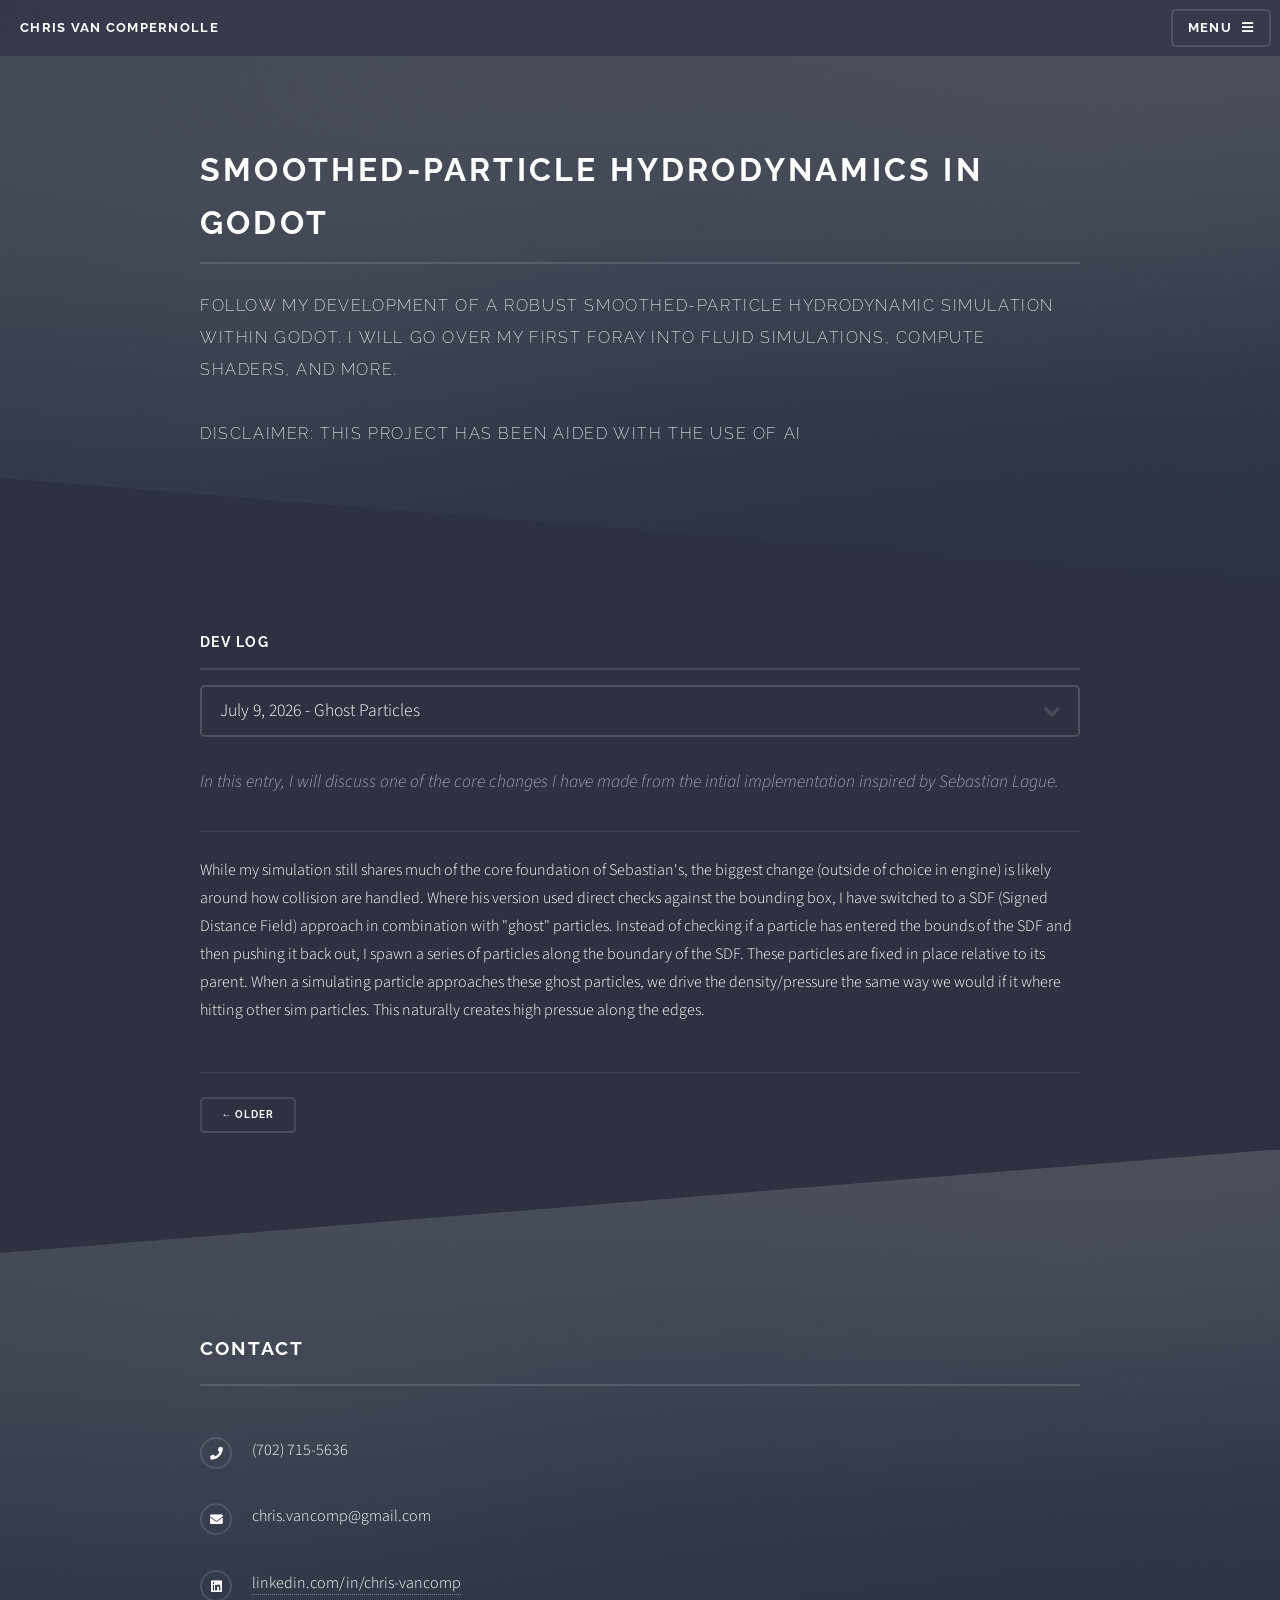
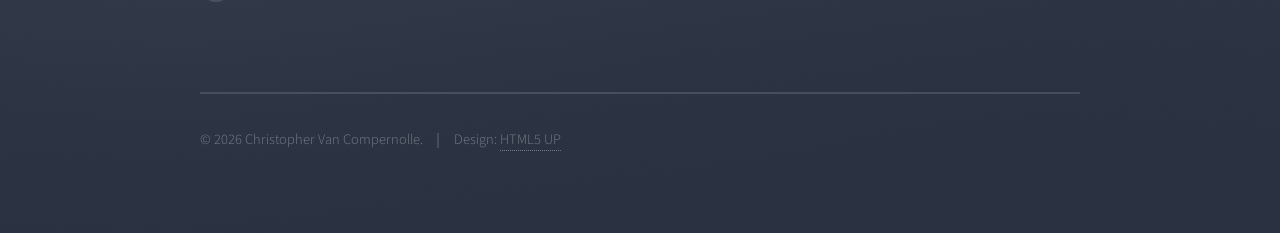
<file: projects/sph.html>
<!DOCTYPE HTML>
<!--
	Solid State by HTML5 UP
	html5up.net | @ajlkn
	Free for personal and commercial use under the CCA 3.0 license (html5up.net/license)
-->
<html>
	<head>
		<title>Smoothed-Particle Hydrodynamics</title>
		<meta charset="utf-8" />
		<meta name="viewport" content="width=device-width, initial-scale=1, user-scalable=no" />
		<link rel="stylesheet" href="../assets/css/main.css" />
		<noscript><link rel="stylesheet" href="../assets/css/noscript.css" /></noscript>
	</head>
	<body class="is-preload">

		<!-- Page Wrapper -->
			<div id="page-wrapper">

				<!-- Header -->
					<header id="header">
						<h1><a href="../index.html">Chris Van Compernolle</a></h1>
						<nav>
							<a href="#menu">Menu</a>
						</nav>
					</header>

				<!-- Menu -->
					<nav id="menu">
						<div class="inner">
							<h2>Menu</h2>
							<ul class="links">
								<li><a href="../index.html">Home</a></li>
							</ul>
							<a href="#" class="close">Close</a>
						</div>
					</nav>

				<!-- Wrapper -->
					<section id="wrapper">
						<header>
							<div class="inner">
								<h2>Smoothed-Particle Hydrodynamics in Godot</h2>
								<p>Follow my development of a robust smoothed-particle hydrodynamic simulation within Godot. I will go over my first foray into fluid simulations, compute shaders, and more.</p><p>Disclaimer: This project has been aided with the use of AI</p>
							</div>
						</header>

						<section class="wrapper style1 alt">
							<div class="inner">
								
								<h3 class="major">Dev Log</h3>
								
								<div id="active-blog-post">
									<p style="color: #a2a5b5; font-style: italic;">Failed to load dev log...</p>
								</div>

							</div>
						</section>

					</section>

				<!-- Footer -->
					<section id="footer">
						<div class="inner">
							<h2 class="major">Contact</h2>
							<p></p>
							<ul class="contact">
								<li class="icon solid fa-phone">(702) 715-5636</li>
								<li class="icon solid fa-envelope">chris.vancomp@gmail.com</li>
								<li class="icon brands fa-linkedin"><a href="https://www.linkedin.com/in/chris-vancomp/" target="_blank">linkedin.com/in/chris-vancomp</a></li>
							</ul>
							<ul class="copyright">
								<li>&copy; 2026 Christopher Van Compernolle.</li><li>Design: <a href="http://html5up.net">HTML5 UP</a></li>
							</ul>
						</div>
					</section>

			</div>

		<!-- Scripts -->
			<script src="../assets/js/jquery.min.js"></script>
			<script src="../assets/js/jquery.scrollex.min.js"></script>
			<script src="../assets/js/browser.min.js"></script>
			<script src="../assets/js/breakpoints.min.js"></script>
			<script src="../assets/js/util.js"></script>
			<script src="../assets/js/main.js"></script>
			
			<script src="../assets/js/blog_engine.js" data-project="sph"></script>

	</body>
</html>
</file>
<file: assets/css/noscript.css>
/*
	Solid State by HTML5 UP
	html5up.net | @ajlkn
	Free for personal and commercial use under the CCA 3.0 license (html5up.net/license)
*/

/* Banner */

	body.is-preload #banner .logo {
		-moz-transform: none;
		-webkit-transform: none;
		-ms-transform: none;
		transform: none;
		opacity: 1;
	}

	body.is-preload #banner h2 {
		opacity: 1;
		-moz-transform: none;
		-webkit-transform: none;
		-ms-transform: none;
		transform: none;
		-moz-filter: none;
		-webkit-filter: none;
		-ms-filter: none;
		filter: none;
	}

	body.is-preload #banner p {
		opacity: 01;
		-moz-transform: none;
		-webkit-transform: none;
		-ms-transform: none;
		transform: none;
		-moz-filter: none;
		-webkit-filter: none;
		-ms-filter: none;
		filter: none;
	}
</file>
<file: assets/css/main.css>
@import url(fontawesome-all.min.css);
@import url("https://fonts.googleapis.com/css?family=Raleway:200,700|Source+Sans+Pro:300,600,300italic,600italic");

/*
	Solid State by HTML5 UP
	html5up.net | @ajlkn
	Free for personal and commercial use under the CCA 3.0 license (html5up.net/license)
*/

html, body, div, span, applet, object,
iframe, h1, h2, h3, h4, h5, h6, p, blockquote,
pre, a, abbr, acronym, address, big, cite,
code, del, dfn, em, img, ins, kbd, q, s, samp,
small, strike, strong, sub, sup, tt, var, b,
u, i, center, dl, dt, dd, ol, ul, li, fieldset,
form, label, legend, table, caption, tbody,
tfoot, thead, tr, th, td, article, aside,
canvas, details, embed, figure, figcaption,
footer, header, hgroup, menu, nav, output, ruby,
section, summary, time, mark, audio, video {
	margin: 0;
	padding: 0;
	border: 0;
	font-size: 100%;
	font: inherit;
	vertical-align: baseline;}

article, aside, details, figcaption, figure,
footer, header, hgroup, menu, nav, section {
	display: block;}

body {
	line-height: 1;
}

ol, ul {
	list-style: none;
}

blockquote, q {
	quotes: none;
}

	blockquote:before, blockquote:after, q:before, q:after {
		content: '';
		content: none;
	}

table {
	border-collapse: collapse;
	border-spacing: 0;
}

body {
	-webkit-text-size-adjust: none;
}

mark {
	background-color: transparent;
	color: inherit;
}

input::-moz-focus-inner {
	border: 0;
	padding: 0;
}

input, select, textarea {
	-moz-appearance: none;
	-webkit-appearance: none;
	-ms-appearance: none;
	appearance: none;
}

/* Basic */

	@-ms-viewport {
		width: device-width;
	}

	body {
		-ms-overflow-style: scrollbar;
	}

	@media screen and (max-width: 480px) {

		html, body {
			min-width: 320px;
		}

	}

	html {
		box-sizing: border-box;
	}

	*, *:before, *:after {
		box-sizing: inherit;
	}

	body {
		background-color: #2e3141;
		background-image: linear-gradient(to top, rgba(46, 49, 65, 0.8), rgba(46, 49, 65, 0.8)), url("../../images/bg.jpg");
		background-size: auto, cover;
		background-attachment: fixed, fixed;
		background-position: center, center;
	}

		body.is-preload *, body.is-preload *:before, body.is-preload *:after {
			-moz-animation: none !important;
			-webkit-animation: none !important;
			-ms-animation: none !important;
			animation: none !important;
			-moz-transition: none !important;
			-webkit-transition: none !important;
			-ms-transition: none !important;
			transition: none !important;
		}

/* Type */

	body, input, select, textarea {
		color: #ffffff;
		font-family: "Source Sans Pro", Helvetica, sans-serif;
		font-size: 16.5pt;
		font-weight: 300;
		line-height: 1.65;
	}

		@media screen and (max-width: 1680px) {

			body, input, select, textarea {
				font-size: 13pt;
			}

		}

		@media screen and (max-width: 1280px) {

			body, input, select, textarea {
				font-size: 12pt;
			}

		}

		@media screen and (max-width: 980px) {

			body, input, select, textarea {
				font-size: 12pt;
			}

		}

		@media screen and (max-width: 736px) {

			body, input, select, textarea {
				font-size: 12pt;
			}

		}

		@media screen and (max-width: 480px) {

			body, input, select, textarea {
				font-size: 12pt;
			}

		}

	a {
		-moz-transition: color 0.2s ease-in-out, border-bottom-color 0.2s ease-in-out;
		-webkit-transition: color 0.2s ease-in-out, border-bottom-color 0.2s ease-in-out;
		-ms-transition: color 0.2s ease-in-out, border-bottom-color 0.2s ease-in-out;
		transition: color 0.2s ease-in-out, border-bottom-color 0.2s ease-in-out;
		border-bottom: dotted 1px rgba(255, 255, 255, 0.35);
		color: #ffffff;
		text-decoration: none;
	}

		a:hover {
			border-bottom-color: transparent;
			color: #ffffff !important;
		}

		a.special:not(.button) {
			text-decoration: none;
			border-bottom: 0;
			display: block;
			font-family: Raleway, Helvetica, sans-serif;
			font-size: 0.8em;
			font-weight: 700;
			letter-spacing: 0.1em;
			margin: 0 0 2em 0;
			text-transform: uppercase;
		}

			a.special:not(.button):before {
				-moz-osx-font-smoothing: grayscale;
				-webkit-font-smoothing: antialiased;
				display: inline-block;
				font-style: normal;
				font-variant: normal;
				text-rendering: auto;
				line-height: 1;
				text-transform: none !important;
				font-family: 'Font Awesome 5 Free';
				font-weight: 900;
			}

			a.special:not(.button):before {
				-moz-transition: background-color 0.2s ease-in-out;
				-webkit-transition: background-color 0.2s ease-in-out;
				-ms-transition: background-color 0.2s ease-in-out;
				transition: background-color 0.2s ease-in-out;
				border-radius: 100%;
				border: solid 2px rgba(255, 255, 255, 0.125);
				content: '\f105';
				display: inline-block;
				font-size: 1.25em;
				height: 2em;
				line-height: 1.75em;
				margin-right: 0.85em;
				text-align: center;
				text-indent: 0.15em;
				vertical-align: middle;
				width: 2em;
			}

			a.special:not(.button):hover:before {
				background-color: rgba(255, 255, 255, 0.025);
			}

			a.special:not(.button):active:before {
				background-color: rgba(255, 255, 255, 0.075);
			}

	strong, b {
		color: #ffffff;
		font-weight: 600;
	}

	em, i {
		font-style: italic;
	}

	p {
		margin: 0 0 2em 0;
	}

	h1, h2, h3, h4, h5, h6 {
		color: #ffffff;
		font-family: Raleway, Helvetica, sans-serif;
		font-weight: 700;
		letter-spacing: 0.1em;
		margin: 0 0 1em 0;
		text-transform: uppercase;
	}

		h1 a, h2 a, h3 a, h4 a, h5 a, h6 a {
			color: inherit;
			text-decoration: none;
			border-bottom: 0;
		}

		h1 span, h2 span, h3 span, h4 span, h5 span, h6 span {
			font-weight: 200;
		}

		h1.major, h2.major, h3.major, h4.major, h5.major, h6.major {
			padding-bottom: 1em;
			border-bottom: solid 2px rgba(255, 255, 255, 0.125);
		}

	h2 {
		font-size: 1.2em;
	}

	h3 {
		font-size: 0.9em;
	}

	h4 {
		font-size: 0.7em;
	}

	h5 {
		font-size: 0.7em;
	}

	h6 {
		font-size: 0.7em;
	}

	@media screen and (max-width: 736px) {

		h2 {
			font-size: 1em;
		}

		h3 {
			font-size: 0.8em;
		}

	}

	sub {
		font-size: 0.8em;
		position: relative;
		top: 0.5em;
	}

	sup {
		font-size: 0.8em;
		position: relative;
		top: -0.5em;
	}

	blockquote {
		border-left: solid 4px rgba(255, 255, 255, 0.125);
		font-style: italic;
		margin: 0 0 2em 0;
		padding: 0.5em 0 0.5em 2em;
	}

	code {
		background: rgba(255, 255, 255, 0.025);
		border-radius: 5px;
		border: solid 2px rgba(255, 255, 255, 0.125);
		font-family: "Courier New", monospace;
		font-size: 0.9em;
		margin: 0 0.25em;
		padding: 0.25em 0.65em;
	}

	pre {
		-webkit-overflow-scrolling: touch;
		font-family: "Courier New", monospace;
		font-size: 0.9em;
		margin: 0 0 2em 0;
	}

		pre code {
			display: block;
			line-height: 1.75em;
			padding: 1em 1.5em;
			overflow-x: auto;
		}

	hr {
		border: 0;
		border-bottom: solid 2px rgba(255, 255, 255, 0.125);
		margin: 2.5em 0;
	}

		hr.major {
			margin: 4em 0;
		}

	.align-left {
		text-align: left;
	}

	.align-center {
		text-align: center;
	}

	.align-right {
		text-align: right;
	}

/* Row */

	.row {
		display: flex;
		flex-wrap: wrap;
		box-sizing: border-box;
		align-items: stretch;
	}

		.row > * {
			box-sizing: border-box;
		}

		.row.gtr-uniform > * > :last-child {
			margin-bottom: 0;
		}

		.row.aln-left {
			justify-content: flex-start;
		}

		.row.aln-center {
			justify-content: center;
		}

		.row.aln-right {
			justify-content: flex-end;
		}

		.row.aln-top {
			align-items: flex-start;
		}

		.row.aln-middle {
			align-items: center;
		}

		.row.aln-bottom {
			align-items: flex-end;
		}

		.row > .imp {
			order: -1;
		}

		.row > .col-1 {
			width: 8.33333%;
		}

		.row > .off-1 {
			margin-left: 8.33333%;
		}

		.row > .col-2 {
			width: 16.66667%;
		}

		.row > .off-2 {
			margin-left: 16.66667%;
		}

		.row > .col-3 {
			width: 25%;
		}

		.row > .off-3 {
			margin-left: 25%;
		}

		.row > .col-4 {
			width: 33.33333%;
		}

		.row > .off-4 {
			margin-left: 33.33333%;
		}

		.row > .col-5 {
			width: 41.66667%;
		}

		.row > .off-5 {
			margin-left: 41.66667%;
		}

		.row > .col-6 {
			width: 50%;
		}

		.row > .off-6 {
			margin-left: 50%;
		}

		.row > .col-7 {
			width: 58.33333%;
		}

		.row > .off-7 {
			margin-left: 58.33333%;
		}

		.row > .col-8 {
			width: 66.66667%;
		}

		.row > .off-8 {
			margin-left: 66.66667%;
		}

		.row > .col-9 {
			width: 75%;
		}

		.row > .off-9 {
			margin-left: 75%;
		}

		.row > .col-10 {
			width: 83.33333%;
		}

		.row > .off-10 {
			margin-left: 83.33333%;
		}

		.row > .col-11 {
			width: 91.66667%;
		}

		.row > .off-11 {
			margin-left: 91.66667%;
		}

		.row > .col-12 {
			width: 100%;
		}

		.row > .off-12 {
			margin-left: 100%;
		}

		.row.gtr-0 {
			margin-top: 0;
			margin-left: 0em;
		}

			.row.gtr-0 > * {
				padding: 0 0 0 0em;
			}

			.row.gtr-0.gtr-uniform {
				margin-top: 0em;
			}

				.row.gtr-0.gtr-uniform > * {
					padding-top: 0em;
				}

		.row.gtr-25 {
			margin-top: 0;
			margin-left: -0.4375em;
		}

			.row.gtr-25 > * {
				padding: 0 0 0 0.4375em;
			}

			.row.gtr-25.gtr-uniform {
				margin-top: -0.4375em;
			}

				.row.gtr-25.gtr-uniform > * {
					padding-top: 0.4375em;
				}

		.row.gtr-50 {
			margin-top: 0;
			margin-left: -0.875em;
		}

			.row.gtr-50 > * {
				padding: 0 0 0 0.875em;
			}

			.row.gtr-50.gtr-uniform {
				margin-top: -0.875em;
			}

				.row.gtr-50.gtr-uniform > * {
					padding-top: 0.875em;
				}

		.row {
			margin-top: 0;
			margin-left: -1.75em;
		}

			.row > * {
				padding: 0 0 0 1.75em;
			}

			.row.gtr-uniform {
				margin-top: -1.75em;
			}

				.row.gtr-uniform > * {
					padding-top: 1.75em;
				}

		.row.gtr-150 {
			margin-top: 0;
			margin-left: -2.625em;
		}

			.row.gtr-150 > * {
				padding: 0 0 0 2.625em;
			}

			.row.gtr-150.gtr-uniform {
				margin-top: -2.625em;
			}

				.row.gtr-150.gtr-uniform > * {
					padding-top: 2.625em;
				}

		.row.gtr-200 {
			margin-top: 0;
			margin-left: -3.5em;
		}

			.row.gtr-200 > * {
				padding: 0 0 0 3.5em;
			}

			.row.gtr-200.gtr-uniform {
				margin-top: -3.5em;
			}

				.row.gtr-200.gtr-uniform > * {
					padding-top: 3.5em;
				}

		@media screen and (max-width: 1680px) {

			.row {
				display: flex;
				flex-wrap: wrap;
				box-sizing: border-box;
				align-items: stretch;
			}

				.row > * {
					box-sizing: border-box;
				}

				.row.gtr-uniform > * > :last-child {
					margin-bottom: 0;
				}

				.row.aln-left {
					justify-content: flex-start;
				}

				.row.aln-center {
					justify-content: center;
				}

				.row.aln-right {
					justify-content: flex-end;
				}

				.row.aln-top {
					align-items: flex-start;
				}

				.row.aln-middle {
					align-items: center;
				}

				.row.aln-bottom {
					align-items: flex-end;
				}

				.row > .imp-xlarge {
					order: -1;
				}

				.row > .col-1-xlarge {
					width: 8.33333%;
				}

				.row > .off-1-xlarge {
					margin-left: 8.33333%;
				}

				.row > .col-2-xlarge {
					width: 16.66667%;
				}

				.row > .off-2-xlarge {
					margin-left: 16.66667%;
				}

				.row > .col-3-xlarge {
					width: 25%;
				}

				.row > .off-3-xlarge {
					margin-left: 25%;
				}

				.row > .col-4-xlarge {
					width: 33.33333%;
				}

				.row > .off-4-xlarge {
					margin-left: 33.33333%;
				}

				.row > .col-5-xlarge {
					width: 41.66667%;
				}

				.row > .off-5-xlarge {
					margin-left: 41.66667%;
				}

				.row > .col-6-xlarge {
					width: 50%;
				}

				.row > .off-6-xlarge {
					margin-left: 50%;
				}

				.row > .col-7-xlarge {
					width: 58.33333%;
				}

				.row > .off-7-xlarge {
					margin-left: 58.33333%;
				}

				.row > .col-8-xlarge {
					width: 66.66667%;
				}

				.row > .off-8-xlarge {
					margin-left: 66.66667%;
				}

				.row > .col-9-xlarge {
					width: 75%;
				}

				.row > .off-9-xlarge {
					margin-left: 75%;
				}

				.row > .col-10-xlarge {
					width: 83.33333%;
				}

				.row > .off-10-xlarge {
					margin-left: 83.33333%;
				}

				.row > .col-11-xlarge {
					width: 91.66667%;
				}

				.row > .off-11-xlarge {
					margin-left: 91.66667%;
				}

				.row > .col-12-xlarge {
					width: 100%;
				}

				.row > .off-12-xlarge {
					margin-left: 100%;
				}

				.row.gtr-0 {
					margin-top: 0;
					margin-left: 0em;
				}

					.row.gtr-0 > * {
						padding: 0 0 0 0em;
					}

					.row.gtr-0.gtr-uniform {
						margin-top: 0em;
					}

						.row.gtr-0.gtr-uniform > * {
							padding-top: 0em;
						}

				.row.gtr-25 {
					margin-top: 0;
					margin-left: -0.4375em;
				}

					.row.gtr-25 > * {
						padding: 0 0 0 0.4375em;
					}

					.row.gtr-25.gtr-uniform {
						margin-top: -0.4375em;
					}

						.row.gtr-25.gtr-uniform > * {
							padding-top: 0.4375em;
						}

				.row.gtr-50 {
					margin-top: 0;
					margin-left: -0.875em;
				}

					.row.gtr-50 > * {
						padding: 0 0 0 0.875em;
					}

					.row.gtr-50.gtr-uniform {
						margin-top: -0.875em;
					}

						.row.gtr-50.gtr-uniform > * {
							padding-top: 0.875em;
						}

				.row {
					margin-top: 0;
					margin-left: -1.75em;
				}

					.row > * {
						padding: 0 0 0 1.75em;
					}

					.row.gtr-uniform {
						margin-top: -1.75em;
					}

						.row.gtr-uniform > * {
							padding-top: 1.75em;
						}

				.row.gtr-150 {
					margin-top: 0;
					margin-left: -2.625em;
				}

					.row.gtr-150 > * {
						padding: 0 0 0 2.625em;
					}

					.row.gtr-150.gtr-uniform {
						margin-top: -2.625em;
					}

						.row.gtr-150.gtr-uniform > * {
							padding-top: 2.625em;
						}

				.row.gtr-200 {
					margin-top: 0;
					margin-left: -3.5em;
				}

					.row.gtr-200 > * {
						padding: 0 0 0 3.5em;
					}

					.row.gtr-200.gtr-uniform {
						margin-top: -3.5em;
					}

						.row.gtr-200.gtr-uniform > * {
							padding-top: 3.5em;
						}

		}

		@media screen and (max-width: 1280px) {

			.row {
				display: flex;
				flex-wrap: wrap;
				box-sizing: border-box;
				align-items: stretch;
			}

				.row > * {
					box-sizing: border-box;
				}

				.row.gtr-uniform > * > :last-child {
					margin-bottom: 0;
				}

				.row.aln-left {
					justify-content: flex-start;
				}

				.row.aln-center {
					justify-content: center;
				}

				.row.aln-right {
					justify-content: flex-end;
				}

				.row.aln-top {
					align-items: flex-start;
				}

				.row.aln-middle {
					align-items: center;
				}

				.row.aln-bottom {
					align-items: flex-end;
				}

				.row > .imp-large {
					order: -1;
				}

				.row > .col-1-large {
					width: 8.33333%;
				}

				.row > .off-1-large {
					margin-left: 8.33333%;
				}

				.row > .col-2-large {
					width: 16.66667%;
				}

				.row > .off-2-large {
					margin-left: 16.66667%;
				}

				.row > .col-3-large {
					width: 25%;
				}

				.row > .off-3-large {
					margin-left: 25%;
				}

				.row > .col-4-large {
					width: 33.33333%;
				}

				.row > .off-4-large {
					margin-left: 33.33333%;
				}

				.row > .col-5-large {
					width: 41.66667%;
				}

				.row > .off-5-large {
					margin-left: 41.66667%;
				}

				.row > .col-6-large {
					width: 50%;
				}

				.row > .off-6-large {
					margin-left: 50%;
				}

				.row > .col-7-large {
					width: 58.33333%;
				}

				.row > .off-7-large {
					margin-left: 58.33333%;
				}

				.row > .col-8-large {
					width: 66.66667%;
				}

				.row > .off-8-large {
					margin-left: 66.66667%;
				}

				.row > .col-9-large {
					width: 75%;
				}

				.row > .off-9-large {
					margin-left: 75%;
				}

				.row > .col-10-large {
					width: 83.33333%;
				}

				.row > .off-10-large {
					margin-left: 83.33333%;
				}

				.row > .col-11-large {
					width: 91.66667%;
				}

				.row > .off-11-large {
					margin-left: 91.66667%;
				}

				.row > .col-12-large {
					width: 100%;
				}

				.row > .off-12-large {
					margin-left: 100%;
				}

				.row.gtr-0 {
					margin-top: 0;
					margin-left: 0em;
				}

					.row.gtr-0 > * {
						padding: 0 0 0 0em;
					}

					.row.gtr-0.gtr-uniform {
						margin-top: 0em;
					}

						.row.gtr-0.gtr-uniform > * {
							padding-top: 0em;
						}

				.row.gtr-25 {
					margin-top: 0;
					margin-left: -0.4375em;
				}

					.row.gtr-25 > * {
						padding: 0 0 0 0.4375em;
					}

					.row.gtr-25.gtr-uniform {
						margin-top: -0.4375em;
					}

						.row.gtr-25.gtr-uniform > * {
							padding-top: 0.4375em;
						}

				.row.gtr-50 {
					margin-top: 0;
					margin-left: -0.875em;
				}

					.row.gtr-50 > * {
						padding: 0 0 0 0.875em;
					}

					.row.gtr-50.gtr-uniform {
						margin-top: -0.875em;
					}

						.row.gtr-50.gtr-uniform > * {
							padding-top: 0.875em;
						}

				.row {
					margin-top: 0;
					margin-left: -1.75em;
				}

					.row > * {
						padding: 0 0 0 1.75em;
					}

					.row.gtr-uniform {
						margin-top: -1.75em;
					}

						.row.gtr-uniform > * {
							padding-top: 1.75em;
						}

				.row.gtr-150 {
					margin-top: 0;
					margin-left: -2.625em;
				}

					.row.gtr-150 > * {
						padding: 0 0 0 2.625em;
					}

					.row.gtr-150.gtr-uniform {
						margin-top: -2.625em;
					}

						.row.gtr-150.gtr-uniform > * {
							padding-top: 2.625em;
						}

				.row.gtr-200 {
					margin-top: 0;
					margin-left: -3.5em;
				}

					.row.gtr-200 > * {
						padding: 0 0 0 3.5em;
					}

					.row.gtr-200.gtr-uniform {
						margin-top: -3.5em;
					}

						.row.gtr-200.gtr-uniform > * {
							padding-top: 3.5em;
						}

		}

		@media screen and (max-width: 980px) {

			.row {
				display: flex;
				flex-wrap: wrap;
				box-sizing: border-box;
				align-items: stretch;
			}

				.row > * {
					box-sizing: border-box;
				}

				.row.gtr-uniform > * > :last-child {
					margin-bottom: 0;
				}

				.row.aln-left {
					justify-content: flex-start;
				}

				.row.aln-center {
					justify-content: center;
				}

				.row.aln-right {
					justify-content: flex-end;
				}

				.row.aln-top {
					align-items: flex-start;
				}

				.row.aln-middle {
					align-items: center;
				}

				.row.aln-bottom {
					align-items: flex-end;
				}

				.row > .imp-medium {
					order: -1;
				}

				.row > .col-1-medium {
					width: 8.33333%;
				}

				.row > .off-1-medium {
					margin-left: 8.33333%;
				}

				.row > .col-2-medium {
					width: 16.66667%;
				}

				.row > .off-2-medium {
					margin-left: 16.66667%;
				}

				.row > .col-3-medium {
					width: 25%;
				}

				.row > .off-3-medium {
					margin-left: 25%;
				}

				.row > .col-4-medium {
					width: 33.33333%;
				}

				.row > .off-4-medium {
					margin-left: 33.33333%;
				}

				.row > .col-5-medium {
					width: 41.66667%;
				}

				.row > .off-5-medium {
					margin-left: 41.66667%;
				}

				.row > .col-6-medium {
					width: 50%;
				}

				.row > .off-6-medium {
					margin-left: 50%;
				}

				.row > .col-7-medium {
					width: 58.33333%;
				}

				.row > .off-7-medium {
					margin-left: 58.33333%;
				}

				.row > .col-8-medium {
					width: 66.66667%;
				}

				.row > .off-8-medium {
					margin-left: 66.66667%;
				}

				.row > .col-9-medium {
					width: 75%;
				}

				.row > .off-9-medium {
					margin-left: 75%;
				}

				.row > .col-10-medium {
					width: 83.33333%;
				}

				.row > .off-10-medium {
					margin-left: 83.33333%;
				}

				.row > .col-11-medium {
					width: 91.66667%;
				}

				.row > .off-11-medium {
					margin-left: 91.66667%;
				}

				.row > .col-12-medium {
					width: 100%;
				}

				.row > .off-12-medium {
					margin-left: 100%;
				}

				.row.gtr-0 {
					margin-top: 0;
					margin-left: 0em;
				}

					.row.gtr-0 > * {
						padding: 0 0 0 0em;
					}

					.row.gtr-0.gtr-uniform {
						margin-top: 0em;
					}

						.row.gtr-0.gtr-uniform > * {
							padding-top: 0em;
						}

				.row.gtr-25 {
					margin-top: 0;
					margin-left: -0.4375em;
				}

					.row.gtr-25 > * {
						padding: 0 0 0 0.4375em;
					}

					.row.gtr-25.gtr-uniform {
						margin-top: -0.4375em;
					}

						.row.gtr-25.gtr-uniform > * {
							padding-top: 0.4375em;
						}

				.row.gtr-50 {
					margin-top: 0;
					margin-left: -0.875em;
				}

					.row.gtr-50 > * {
						padding: 0 0 0 0.875em;
					}

					.row.gtr-50.gtr-uniform {
						margin-top: -0.875em;
					}

						.row.gtr-50.gtr-uniform > * {
							padding-top: 0.875em;
						}

				.row {
					margin-top: 0;
					margin-left: -1.75em;
				}

					.row > * {
						padding: 0 0 0 1.75em;
					}

					.row.gtr-uniform {
						margin-top: -1.75em;
					}

						.row.gtr-uniform > * {
							padding-top: 1.75em;
						}

				.row.gtr-150 {
					margin-top: 0;
					margin-left: -2.625em;
				}

					.row.gtr-150 > * {
						padding: 0 0 0 2.625em;
					}

					.row.gtr-150.gtr-uniform {
						margin-top: -2.625em;
					}

						.row.gtr-150.gtr-uniform > * {
							padding-top: 2.625em;
						}

				.row.gtr-200 {
					margin-top: 0;
					margin-left: -3.5em;
				}

					.row.gtr-200 > * {
						padding: 0 0 0 3.5em;
					}

					.row.gtr-200.gtr-uniform {
						margin-top: -3.5em;
					}

						.row.gtr-200.gtr-uniform > * {
							padding-top: 3.5em;
						}

		}

		@media screen and (max-width: 736px) {

			.row {
				display: flex;
				flex-wrap: wrap;
				box-sizing: border-box;
				align-items: stretch;
			}

				.row > * {
					box-sizing: border-box;
				}

				.row.gtr-uniform > * > :last-child {
					margin-bottom: 0;
				}

				.row.aln-left {
					justify-content: flex-start;
				}

				.row.aln-center {
					justify-content: center;
				}

				.row.aln-right {
					justify-content: flex-end;
				}

				.row.aln-top {
					align-items: flex-start;
				}

				.row.aln-middle {
					align-items: center;
				}

				.row.aln-bottom {
					align-items: flex-end;
				}

				.row > .imp-small {
					order: -1;
				}

				.row > .col-1-small {
					width: 8.33333%;
				}

				.row > .off-1-small {
					margin-left: 8.33333%;
				}

				.row > .col-2-small {
					width: 16.66667%;
				}

				.row > .off-2-small {
					margin-left: 16.66667%;
				}

				.row > .col-3-small {
					width: 25%;
				}

				.row > .off-3-small {
					margin-left: 25%;
				}

				.row > .col-4-small {
					width: 33.33333%;
				}

				.row > .off-4-small {
					margin-left: 33.33333%;
				}

				.row > .col-5-small {
					width: 41.66667%;
				}

				.row > .off-5-small {
					margin-left: 41.66667%;
				}

				.row > .col-6-small {
					width: 50%;
				}

				.row > .off-6-small {
					margin-left: 50%;
				}

				.row > .col-7-small {
					width: 58.33333%;
				}

				.row > .off-7-small {
					margin-left: 58.33333%;
				}

				.row > .col-8-small {
					width: 66.66667%;
				}

				.row > .off-8-small {
					margin-left: 66.66667%;
				}

				.row > .col-9-small {
					width: 75%;
				}

				.row > .off-9-small {
					margin-left: 75%;
				}

				.row > .col-10-small {
					width: 83.33333%;
				}

				.row > .off-10-small {
					margin-left: 83.33333%;
				}

				.row > .col-11-small {
					width: 91.66667%;
				}

				.row > .off-11-small {
					margin-left: 91.66667%;
				}

				.row > .col-12-small {
					width: 100%;
				}

				.row > .off-12-small {
					margin-left: 100%;
				}

				.row.gtr-0 {
					margin-top: 0;
					margin-left: 0em;
				}

					.row.gtr-0 > * {
						padding: 0 0 0 0em;
					}

					.row.gtr-0.gtr-uniform {
						margin-top: 0em;
					}

						.row.gtr-0.gtr-uniform > * {
							padding-top: 0em;
						}

				.row.gtr-25 {
					margin-top: 0;
					margin-left: -0.3125em;
				}

					.row.gtr-25 > * {
						padding: 0 0 0 0.3125em;
					}

					.row.gtr-25.gtr-uniform {
						margin-top: -0.3125em;
					}

						.row.gtr-25.gtr-uniform > * {
							padding-top: 0.3125em;
						}

				.row.gtr-50 {
					margin-top: 0;
					margin-left: -0.625em;
				}

					.row.gtr-50 > * {
						padding: 0 0 0 0.625em;
					}

					.row.gtr-50.gtr-uniform {
						margin-top: -0.625em;
					}

						.row.gtr-50.gtr-uniform > * {
							padding-top: 0.625em;
						}

				.row {
					margin-top: 0;
					margin-left: -1.25em;
				}

					.row > * {
						padding: 0 0 0 1.25em;
					}

					.row.gtr-uniform {
						margin-top: -1.25em;
					}

						.row.gtr-uniform > * {
							padding-top: 1.25em;
						}

				.row.gtr-150 {
					margin-top: 0;
					margin-left: -1.875em;
				}

					.row.gtr-150 > * {
						padding: 0 0 0 1.875em;
					}

					.row.gtr-150.gtr-uniform {
						margin-top: -1.875em;
					}

						.row.gtr-150.gtr-uniform > * {
							padding-top: 1.875em;
						}

				.row.gtr-200 {
					margin-top: 0;
					margin-left: -2.5em;
				}

					.row.gtr-200 > * {
						padding: 0 0 0 2.5em;
					}

					.row.gtr-200.gtr-uniform {
						margin-top: -2.5em;
					}

						.row.gtr-200.gtr-uniform > * {
							padding-top: 2.5em;
						}

		}

		@media screen and (max-width: 480px) {

			.row {
				display: flex;
				flex-wrap: wrap;
				box-sizing: border-box;
				align-items: stretch;
			}

				.row > * {
					box-sizing: border-box;
				}

				.row.gtr-uniform > * > :last-child {
					margin-bottom: 0;
				}

				.row.aln-left {
					justify-content: flex-start;
				}

				.row.aln-center {
					justify-content: center;
				}

				.row.aln-right {
					justify-content: flex-end;
				}

				.row.aln-top {
					align-items: flex-start;
				}

				.row.aln-middle {
					align-items: center;
				}

				.row.aln-bottom {
					align-items: flex-end;
				}

				.row > .imp-xsmall {
					order: -1;
				}

				.row > .col-1-xsmall {
					width: 8.33333%;
				}

				.row > .off-1-xsmall {
					margin-left: 8.33333%;
				}

				.row > .col-2-xsmall {
					width: 16.66667%;
				}

				.row > .off-2-xsmall {
					margin-left: 16.66667%;
				}

				.row > .col-3-xsmall {
					width: 25%;
				}

				.row > .off-3-xsmall {
					margin-left: 25%;
				}

				.row > .col-4-xsmall {
					width: 33.33333%;
				}

				.row > .off-4-xsmall {
					margin-left: 33.33333%;
				}

				.row > .col-5-xsmall {
					width: 41.66667%;
				}

				.row > .off-5-xsmall {
					margin-left: 41.66667%;
				}

				.row > .col-6-xsmall {
					width: 50%;
				}

				.row > .off-6-xsmall {
					margin-left: 50%;
				}

				.row > .col-7-xsmall {
					width: 58.33333%;
				}

				.row > .off-7-xsmall {
					margin-left: 58.33333%;
				}

				.row > .col-8-xsmall {
					width: 66.66667%;
				}

				.row > .off-8-xsmall {
					margin-left: 66.66667%;
				}

				.row > .col-9-xsmall {
					width: 75%;
				}

				.row > .off-9-xsmall {
					margin-left: 75%;
				}

				.row > .col-10-xsmall {
					width: 83.33333%;
				}

				.row > .off-10-xsmall {
					margin-left: 83.33333%;
				}

				.row > .col-11-xsmall {
					width: 91.66667%;
				}

				.row > .off-11-xsmall {
					margin-left: 91.66667%;
				}

				.row > .col-12-xsmall {
					width: 100%;
				}

				.row > .off-12-xsmall {
					margin-left: 100%;
				}

				.row.gtr-0 {
					margin-top: 0;
					margin-left: 0em;
				}

					.row.gtr-0 > * {
						padding: 0 0 0 0em;
					}

					.row.gtr-0.gtr-uniform {
						margin-top: 0em;
					}

						.row.gtr-0.gtr-uniform > * {
							padding-top: 0em;
						}

				.row.gtr-25 {
					margin-top: 0;
					margin-left: -0.3125em;
				}

					.row.gtr-25 > * {
						padding: 0 0 0 0.3125em;
					}

					.row.gtr-25.gtr-uniform {
						margin-top: -0.3125em;
					}

						.row.gtr-25.gtr-uniform > * {
							padding-top: 0.3125em;
						}

				.row.gtr-50 {
					margin-top: 0;
					margin-left: -0.625em;
				}

					.row.gtr-50 > * {
						padding: 0 0 0 0.625em;
					}

					.row.gtr-50.gtr-uniform {
						margin-top: -0.625em;
					}

						.row.gtr-50.gtr-uniform > * {
							padding-top: 0.625em;
						}

				.row {
					margin-top: 0;
					margin-left: -1.25em;
				}

					.row > * {
						padding: 0 0 0 1.25em;
					}

					.row.gtr-uniform {
						margin-top: -1.25em;
					}

						.row.gtr-uniform > * {
							padding-top: 1.25em;
						}

				.row.gtr-150 {
					margin-top: 0;
					margin-left: -1.875em;
				}

					.row.gtr-150 > * {
						padding: 0 0 0 1.875em;
					}

					.row.gtr-150.gtr-uniform {
						margin-top: -1.875em;
					}

						.row.gtr-150.gtr-uniform > * {
							padding-top: 1.875em;
						}

				.row.gtr-200 {
					margin-top: 0;
					margin-left: -2.5em;
				}

					.row.gtr-200 > * {
						padding: 0 0 0 2.5em;
					}

					.row.gtr-200.gtr-uniform {
						margin-top: -2.5em;
					}

						.row.gtr-200.gtr-uniform > * {
							padding-top: 2.5em;
						}

		}

		@media screen and (max-width: 360px) {

			.row {
				display: flex;
				flex-wrap: wrap;
				box-sizing: border-box;
				align-items: stretch;
			}

				.row > * {
					box-sizing: border-box;
				}

				.row.gtr-uniform > * > :last-child {
					margin-bottom: 0;
				}

				.row.aln-left {
					justify-content: flex-start;
				}

				.row.aln-center {
					justify-content: center;
				}

				.row.aln-right {
					justify-content: flex-end;
				}

				.row.aln-top {
					align-items: flex-start;
				}

				.row.aln-middle {
					align-items: center;
				}

				.row.aln-bottom {
					align-items: flex-end;
				}

				.row > .imp-xxsmall {
					order: -1;
				}

				.row > .col-1-xxsmall {
					width: 8.33333%;
				}

				.row > .off-1-xxsmall {
					margin-left: 8.33333%;
				}

				.row > .col-2-xxsmall {
					width: 16.66667%;
				}

				.row > .off-2-xxsmall {
					margin-left: 16.66667%;
				}

				.row > .col-3-xxsmall {
					width: 25%;
				}

				.row > .off-3-xxsmall {
					margin-left: 25%;
				}

				.row > .col-4-xxsmall {
					width: 33.33333%;
				}

				.row > .off-4-xxsmall {
					margin-left: 33.33333%;
				}

				.row > .col-5-xxsmall {
					width: 41.66667%;
				}

				.row > .off-5-xxsmall {
					margin-left: 41.66667%;
				}

				.row > .col-6-xxsmall {
					width: 50%;
				}

				.row > .off-6-xxsmall {
					margin-left: 50%;
				}

				.row > .col-7-xxsmall {
					width: 58.33333%;
				}

				.row > .off-7-xxsmall {
					margin-left: 58.33333%;
				}

				.row > .col-8-xxsmall {
					width: 66.66667%;
				}

				.row > .off-8-xxsmall {
					margin-left: 66.66667%;
				}

				.row > .col-9-xxsmall {
					width: 75%;
				}

				.row > .off-9-xxsmall {
					margin-left: 75%;
				}

				.row > .col-10-xxsmall {
					width: 83.33333%;
				}

				.row > .off-10-xxsmall {
					margin-left: 83.33333%;
				}

				.row > .col-11-xxsmall {
					width: 91.66667%;
				}

				.row > .off-11-xxsmall {
					margin-left: 91.66667%;
				}

				.row > .col-12-xxsmall {
					width: 100%;
				}

				.row > .off-12-xxsmall {
					margin-left: 100%;
				}

				.row.gtr-0 {
					margin-top: 0;
					margin-left: 0em;
				}

					.row.gtr-0 > * {
						padding: 0 0 0 0em;
					}

					.row.gtr-0.gtr-uniform {
						margin-top: 0em;
					}

						.row.gtr-0.gtr-uniform > * {
							padding-top: 0em;
						}

				.row.gtr-25 {
					margin-top: 0;
					margin-left: -0.3125em;
				}

					.row.gtr-25 > * {
						padding: 0 0 0 0.3125em;
					}

					.row.gtr-25.gtr-uniform {
						margin-top: -0.3125em;
					}

						.row.gtr-25.gtr-uniform > * {
							padding-top: 0.3125em;
						}

				.row.gtr-50 {
					margin-top: 0;
					margin-left: -0.625em;
				}

					.row.gtr-50 > * {
						padding: 0 0 0 0.625em;
					}

					.row.gtr-50.gtr-uniform {
						margin-top: -0.625em;
					}

						.row.gtr-50.gtr-uniform > * {
							padding-top: 0.625em;
						}

				.row {
					margin-top: 0;
					margin-left: -1.25em;
				}

					.row > * {
						padding: 0 0 0 1.25em;
					}

					.row.gtr-uniform {
						margin-top: -1.25em;
					}

						.row.gtr-uniform > * {
							padding-top: 1.25em;
						}

				.row.gtr-150 {
					margin-top: 0;
					margin-left: -1.875em;
				}

					.row.gtr-150 > * {
						padding: 0 0 0 1.875em;
					}

					.row.gtr-150.gtr-uniform {
						margin-top: -1.875em;
					}

						.row.gtr-150.gtr-uniform > * {
							padding-top: 1.875em;
						}

				.row.gtr-200 {
					margin-top: 0;
					margin-left: -2.5em;
				}

					.row.gtr-200 > * {
						padding: 0 0 0 2.5em;
					}

					.row.gtr-200.gtr-uniform {
						margin-top: -2.5em;
					}

						.row.gtr-200.gtr-uniform > * {
							padding-top: 2.5em;
						}

		}

/* Section/Article */

	section.special, article.special {
		text-align: center;
	}

/* Form */

	form {
		margin: 0 0 2em 0;
	}

		form > :last-child {
			margin-bottom: 0;
		}

		form > .fields {
			display: -moz-flex;
			display: -webkit-flex;
			display: -ms-flex;
			display: flex;
			-moz-flex-wrap: wrap;
			-webkit-flex-wrap: wrap;
			-ms-flex-wrap: wrap;
			flex-wrap: wrap;
			width: calc(100% + 3em);
			margin: -1.5em 0 2em -1.5em;
		}

			form > .fields > .field {
				-moz-flex-grow: 0;
				-webkit-flex-grow: 0;
				-ms-flex-grow: 0;
				flex-grow: 0;
				-moz-flex-shrink: 0;
				-webkit-flex-shrink: 0;
				-ms-flex-shrink: 0;
				flex-shrink: 0;
				padding: 1.5em 0 0 1.5em;
				width: calc(100% - 1.5em);
			}

				form > .fields > .field.half {
					width: calc(50% - 0.75em);
				}

				form > .fields > .field.third {
					width: calc(100%/3 - 0.5em);
				}

				form > .fields > .field.quarter {
					width: calc(25% - 0.375em);
				}

		@media screen and (max-width: 480px) {

			form > .fields {
				width: calc(100% + 3em);
				margin: -1.5em 0 2em -1.5em;
			}

				form > .fields > .field {
					padding: 1.5em 0 0 1.5em;
					width: calc(100% - 1.5em);
				}

					form > .fields > .field.half {
						width: calc(100% - 1.5em);
					}

					form > .fields > .field.third {
						width: calc(100% - 1.5em);
					}

					form > .fields > .field.quarter {
						width: calc(100% - 1.5em);
					}

		}

	label {
		color: #ffffff;
		display: block;
		font-family: Raleway, Helvetica, sans-serif;
		font-size: 0.8em;
		font-weight: 700;
		letter-spacing: 0.1em;
		margin: 0 0 0.7em 0;
		text-transform: uppercase;
	}

	input[type="text"],
	input[type="password"],
	input[type="email"],
	input[type="tel"],
	select,
	textarea {
		-moz-appearance: none;
		-webkit-appearance: none;
		-ms-appearance: none;
		appearance: none;
		background: rgba(255, 255, 255, 0.025);
		border-radius: 5px;
		border: none;
		border: solid 2px rgba(255, 255, 255, 0.125);
		color: inherit;
		display: block;
		outline: 0;
		padding: 0 1em;
		text-decoration: none;
		width: 100%;
	}

		input[type="text"]:invalid,
		input[type="password"]:invalid,
		input[type="email"]:invalid,
		input[type="tel"]:invalid,
		select:invalid,
		textarea:invalid {
			box-shadow: none;
		}

		input[type="text"]:focus,
		input[type="password"]:focus,
		input[type="email"]:focus,
		input[type="tel"]:focus,
		select:focus,
		textarea:focus {
			border-color: #5b6ba6;
		}

	select {
		background-image: url("data:image/svg+xml;charset=utf8,%3Csvg xmlns='http://www.w3.org/2000/svg' width='40' height='40' preserveAspectRatio='none' viewBox='0 0 40 40'%3E%3Cpath d='M9.4,12.3l10.4,10.4l10.4-10.4c0.2-0.2,0.5-0.4,0.9-0.4c0.3,0,0.6,0.1,0.9,0.4l3.3,3.3c0.2,0.2,0.4,0.5,0.4,0.9 c0,0.4-0.1,0.6-0.4,0.9L20.7,31.9c-0.2,0.2-0.5,0.4-0.9,0.4c-0.3,0-0.6-0.1-0.9-0.4L4.3,17.3c-0.2-0.2-0.4-0.5-0.4-0.9 c0-0.4,0.1-0.6,0.4-0.9l3.3-3.3c0.2-0.2,0.5-0.4,0.9-0.4S9.1,12.1,9.4,12.3z' fill='rgba(255, 255, 255, 0.125)' /%3E%3C/svg%3E");
		background-size: 1.25rem;
		background-repeat: no-repeat;
		background-position: calc(100% - 1rem) center;
		height: 2.75em;
		padding-right: 2.75em;
		text-overflow: ellipsis;
	}

		select option {
			color: #ffffff;
			background: #2e3141;
		}

		select:focus::-ms-value {
			background-color: transparent;
		}

		select::-ms-expand {
			display: none;
		}

	input[type="text"],
	input[type="password"],
	input[type="email"],
	select {
		height: 2.75em;
	}

	textarea {
		padding: 0.75em 1em;
	}

	input[type="checkbox"],
	input[type="radio"] {
		-moz-appearance: none;
		-webkit-appearance: none;
		-ms-appearance: none;
		appearance: none;
		display: block;
		float: left;
		margin-right: -2em;
		opacity: 0;
		width: 1em;
		z-index: -1;
	}

		input[type="checkbox"] + label,
		input[type="radio"] + label {
			text-decoration: none;
			color: #ffffff;
			cursor: pointer;
			display: inline-block;
			font-size: 1em;
			font-family: "Source Sans Pro", Helvetica, sans-serif;
			text-transform: none;
			letter-spacing: 0;
			font-weight: 300;
			padding-left: 2.4em;
			padding-right: 0.75em;
			position: relative;
		}

			input[type="checkbox"] + label:before,
			input[type="radio"] + label:before {
				-moz-osx-font-smoothing: grayscale;
				-webkit-font-smoothing: antialiased;
				display: inline-block;
				font-style: normal;
				font-variant: normal;
				text-rendering: auto;
				line-height: 1;
				text-transform: none !important;
				font-family: 'Font Awesome 5 Free';
				font-weight: 900;
			}

			input[type="checkbox"] + label:before,
			input[type="radio"] + label:before {
				background: rgba(255, 255, 255, 0.025);
				border-radius: 5px;
				border: solid 2px rgba(255, 255, 255, 0.125);
				content: '';
				display: inline-block;
				font-size: 0.8em;
				height: 2.0625em;
				left: 0;
				line-height: 2.0625em;
				position: absolute;
				text-align: center;
				top: 0;
				width: 2.0625em;
			}

		input[type="checkbox"]:checked + label:before,
		input[type="radio"]:checked + label:before {
			background: #ffffff;
			border-color: #ffffff;
			content: '\f00c';
			color: #2e3141;
		}

		input[type="checkbox"]:focus + label:before,
		input[type="radio"]:focus + label:before {
			border-color: #4c5c96;
		}

	input[type="checkbox"] + label:before {
		border-radius: 5px;
	}

	input[type="radio"] + label:before {
		border-radius: 100%;
	}

	::-webkit-input-placeholder {
		color: rgba(255, 255, 255, 0.35) !important;
		opacity: 1.0;
	}

	:-moz-placeholder {
		color: rgba(255, 255, 255, 0.35) !important;
		opacity: 1.0;
	}

	::-moz-placeholder {
		color: rgba(255, 255, 255, 0.35) !important;
		opacity: 1.0;
	}

	:-ms-input-placeholder {
		color: rgba(255, 255, 255, 0.35) !important;
		opacity: 1.0;
	}

/* Box */

	.box {
		border-radius: 5px;
		border: solid 2px rgba(255, 255, 255, 0.125);
		margin-bottom: 2em;
		padding: 1.5em;
	}

		.box > :last-child,
		.box > :last-child > :last-child,
		.box > :last-child > :last-child > :last-child {
			margin-bottom: 0;
		}

		.box.alt {
			border: 0;
			border-radius: 0;
			padding: 0;
		}

/* Icon */

	.icon {
		text-decoration: none;
		border-bottom: none;
		position: relative;
	}

		.icon:before {
			-moz-osx-font-smoothing: grayscale;
			-webkit-font-smoothing: antialiased;
			display: inline-block;
			font-style: normal;
			font-variant: normal;
			text-rendering: auto;
			line-height: 1;
			text-transform: none !important;
			font-family: 'Font Awesome 5 Free';
			font-weight: 400;
		}

		.icon > .label {
			display: none;
		}

		.icon:before {
			line-height: inherit;
		}

		.icon.solid:before {
			font-weight: 900;
		}

		.icon.brands:before {
			font-family: 'Font Awesome 5 Brands';
		}

/* Image */

	.image {
		border-radius: 5px;
		border: 0;
		display: inline-block;
		position: relative;
	}

		.image img {
			border-radius: 5px;
			display: block;
		}

		.image.left, .image.right {
			max-width: 40%;
		}

			.image.left img, .image.right img {
				width: 100%;
			}

		.image.left {
			float: left;
			padding: 0 1.5em 1em 0;
			top: 0.25em;
		}

		.image.right {
			float: right;
			padding: 0 0 1em 1.5em;
			top: 0.25em;
		}

		.image.fit {
			display: block;
			margin: 0 0 2em 0;
			width: 100%;
		}

			.image.fit img {
				width: 100%;
			}

		.image.main {
			display: block;
			margin: 0 0 3em 0;
			width: 100%;
		}

			.image.main img {
				width: 100%;
			}

/* List */

	ol {
		list-style: decimal;
		margin: 0 0 2em 0;
		padding-left: 1.25em;
	}

		ol li {
			padding-left: 0.25em;
		}

	ul {
		list-style: disc;
		margin: 0 0 2em 0;
		padding-left: 1em;
	}

		ul li {
			padding-left: 0.5em;
		}

		ul.alt {
			list-style: none;
			padding-left: 0;
		}

			ul.alt li {
				border-top: solid 1px rgba(255, 255, 255, 0.125);
				padding: 0.5em 0;
			}

				ul.alt li:first-child {
					border-top: 0;
					padding-top: 0;
				}

	dl {
		margin: 0 0 2em 0;
	}

		dl dt {
			display: block;
			font-weight: 600;
			margin: 0 0 1em 0;
		}

		dl dd {
			margin-left: 2em;
		}

/* Actions */

	ul.actions {
		display: -moz-flex;
		display: -webkit-flex;
		display: -ms-flex;
		display: flex;
		cursor: default;
		list-style: none;
		margin-left: -1em;
		padding-left: 0;
	}

		ul.actions li {
			padding: 0 0 0 1em;
			vertical-align: middle;
		}

		ul.actions.special {
			-moz-justify-content: center;
			-webkit-justify-content: center;
			-ms-justify-content: center;
			justify-content: center;
			width: 100%;
			margin-left: 0;
		}

			ul.actions.special li:first-child {
				padding-left: 0;
			}

		ul.actions.stacked {
			-moz-flex-direction: column;
			-webkit-flex-direction: column;
			-ms-flex-direction: column;
			flex-direction: column;
			margin-left: 0;
		}

			ul.actions.stacked li {
				padding: 1.3em 0 0 0;
			}

				ul.actions.stacked li:first-child {
					padding-top: 0;
				}

		ul.actions.fit {
			width: calc(100% + 1em);
		}

			ul.actions.fit li {
				-moz-flex-grow: 1;
				-webkit-flex-grow: 1;
				-ms-flex-grow: 1;
				flex-grow: 1;
				-moz-flex-shrink: 1;
				-webkit-flex-shrink: 1;
				-ms-flex-shrink: 1;
				flex-shrink: 1;
				width: 100%;
			}

				ul.actions.fit li > * {
					width: 100%;
				}

			ul.actions.fit.stacked {
				width: 100%;
			}

		@media screen and (max-width: 480px) {

			ul.actions:not(.fixed) {
				-moz-flex-direction: column;
				-webkit-flex-direction: column;
				-ms-flex-direction: column;
				flex-direction: column;
				margin-left: 0;
				width: 100% !important;
			}

				ul.actions:not(.fixed) li {
					-moz-flex-grow: 1;
					-webkit-flex-grow: 1;
					-ms-flex-grow: 1;
					flex-grow: 1;
					-moz-flex-shrink: 1;
					-webkit-flex-shrink: 1;
					-ms-flex-shrink: 1;
					flex-shrink: 1;
					padding: 1em 0 0 0;
					text-align: center;
					width: 100%;
				}

					ul.actions:not(.fixed) li > * {
						width: 100%;
					}

					ul.actions:not(.fixed) li:first-child {
						padding-top: 0;
					}

					ul.actions:not(.fixed) li input[type="submit"],
					ul.actions:not(.fixed) li input[type="reset"],
					ul.actions:not(.fixed) li input[type="button"],
					ul.actions:not(.fixed) li button,
					ul.actions:not(.fixed) li .button {
						width: 100%;
					}

						ul.actions:not(.fixed) li input[type="submit"].icon:before,
						ul.actions:not(.fixed) li input[type="reset"].icon:before,
						ul.actions:not(.fixed) li input[type="button"].icon:before,
						ul.actions:not(.fixed) li button.icon:before,
						ul.actions:not(.fixed) li .button.icon:before {
							margin-left: -0.5rem;
						}

		}

/* Icons */

	ul.icons {
		cursor: default;
		list-style: none;
		padding-left: 0;
	}

		ul.icons li {
			display: inline-block;
			padding: 0 1em 0 0;
		}

			ul.icons li:last-child {
				padding-right: 0;
			}

			ul.icons li .icon:before {
				font-size: 1.25em;
			}

/* Contact */

	ul.contact {
		list-style: none;
		padding: 0;
	}

		ul.contact li {
			text-decoration: none;
			margin: 2.5em 0 0 0;
			padding: 0 0 0 3.25em;
			position: relative;
		}

			ul.contact li:before {
				-moz-osx-font-smoothing: grayscale;
				-webkit-font-smoothing: antialiased;
				display: inline-block;
				font-style: normal;
				font-variant: normal;
				text-rendering: auto;
				line-height: 1;
				text-transform: none !important;
				font-family: 'Font Awesome 5 Free';
				font-weight: 400;
			}

			ul.contact li:before {
				border-radius: 100%;
				border: solid 2px rgba(255, 255, 255, 0.125);
				display: inline-block;
				font-size: 0.8em;
				height: 2.5em;
				left: 0;
				line-height: 2.35em;
				position: absolute;
				text-align: center;
				top: 0;
				width: 2.5em;
			}

			ul.contact li:first-child {
				margin-top: 0;
			}

		@media screen and (max-width: 736px) {

			ul.contact li {
				margin: 1.5em 0 0 0;
			}

		}

/* Pagination */

	ul.pagination {
		cursor: default;
		list-style: none;
		padding-left: 0;
	}

		ul.pagination li {
			display: inline-block;
			padding-left: 0;
			vertical-align: middle;
		}

			ul.pagination li > .page {
				-moz-transition: background-color 0.2s ease-in-out, color 0.2s ease-in-out;
				-webkit-transition: background-color 0.2s ease-in-out, color 0.2s ease-in-out;
				-ms-transition: background-color 0.2s ease-in-out, color 0.2s ease-in-out;
				transition: background-color 0.2s ease-in-out, color 0.2s ease-in-out;
				border-bottom: 0;
				border-radius: 5px;
				display: inline-block;
				height: 1.5em;
				line-height: 1.5em;
				margin: 0 0.125em;
				min-width: 1.5em;
				padding: 0 0.5em;
				text-align: center;
			}

				ul.pagination li > .page:hover {
					background-color: rgba(255, 255, 255, 0.025);
				}

				ul.pagination li > .page.active {
					background-color: #4c5c96;
				}

			ul.pagination li:first-child {
				padding-right: 0.75em;
			}

			ul.pagination li:last-child {
				padding-left: 0.75em;
			}

		@media screen and (max-width: 480px) {

			ul.pagination li:nth-child(n+2):nth-last-child(n+2) {
				display: none;
			}

			ul.pagination li .button {
				width: 100%;
			}

			ul.pagination li:first-child {
				width: calc(50% - 2px);
				text-align: left;
				padding-right: 0.325em;
			}

			ul.pagination li:last-child {
				width: calc(50% - 2px);
				text-align: right;
				padding-left: 0.325em;
			}

		}

/* Table */

	.table-wrapper {
		-webkit-overflow-scrolling: touch;
		overflow-x: auto;
	}

	table {
		margin: 0 0 2em 0;
		width: 100%;
	}

		table tbody tr {
			border: solid 1px rgba(255, 255, 255, 0.125);
			border-left: 0;
			border-right: 0;
		}

			table tbody tr:nth-child(2n + 1) {
				background-color: rgba(255, 255, 255, 0.025);
			}

		table td {
			padding: 0.75em 0.75em;
		}

		table th {
			color: #ffffff;
			font-size: 0.9em;
			font-weight: 600;
			padding: 0 0.75em 0.75em 0.75em;
			text-align: left;
		}

		table thead {
			border-bottom: solid 2px rgba(255, 255, 255, 0.125);
		}

		table tfoot {
			border-top: solid 2px rgba(255, 255, 255, 0.125);
		}

		table.alt {
			border-collapse: separate;
		}

			table.alt tbody tr td {
				border: solid 1px rgba(255, 255, 255, 0.125);
				border-left-width: 0;
				border-top-width: 0;
			}

				table.alt tbody tr td:first-child {
					border-left-width: 1px;
				}

			table.alt tbody tr:first-child td {
				border-top-width: 1px;
			}

			table.alt thead {
				border-bottom: 0;
			}

			table.alt tfoot {
				border-top: 0;
			}

/* Button */

	input[type="submit"],
	input[type="reset"],
	input[type="button"],
	button,
	.button {
		-moz-appearance: none;
		-webkit-appearance: none;
		-ms-appearance: none;
		appearance: none;
		-moz-transition: background-color 0.2s ease-in-out;
		-webkit-transition: background-color 0.2s ease-in-out;
		-ms-transition: background-color 0.2s ease-in-out;
		transition: background-color 0.2s ease-in-out;
		background-color: transparent;
		border-radius: 5px;
		border: 0;
		box-shadow: inset 0 0 0 2px rgba(255, 255, 255, 0.125);
		color: #ffffff !important;
		cursor: pointer;
		display: inline-block;
		font-family: Raleway, Helvetica, sans-serif;
		font-size: 0.8em;
		font-weight: 700;
		height: 3.75em;
		letter-spacing: 0.1em;
		line-height: 3.75em;
		padding: 0 2.25em;
		text-align: center;
		text-decoration: none;
		text-transform: uppercase;
		white-space: nowrap;
	}

		input[type="submit"]:hover,
		input[type="reset"]:hover,
		input[type="button"]:hover,
		button:hover,
		.button:hover {
			background-color: rgba(255, 255, 255, 0.025);
		}

		input[type="submit"]:active,
		input[type="reset"]:active,
		input[type="button"]:active,
		button:active,
		.button:active {
			background-color: rgba(255, 255, 255, 0.075);
		}

		input[type="submit"].icon:before,
		input[type="reset"].icon:before,
		input[type="button"].icon:before,
		button.icon:before,
		.button.icon:before {
			margin-right: 0.5em;
			color: rgba(255, 255, 255, 0.35);
		}

		input[type="submit"].primary,
		input[type="reset"].primary,
		input[type="button"].primary,
		button.primary,
		.button.primary {
			background-color: #4c5c96;
			box-shadow: none;
		}

			input[type="submit"].primary:hover,
			input[type="reset"].primary:hover,
			input[type="button"].primary:hover,
			button.primary:hover,
			.button.primary:hover {
				background-color: #53639e;
			}

			input[type="submit"].primary:active,
			input[type="reset"].primary:active,
			input[type="button"].primary:active,
			button.primary:active,
			.button.primary:active {
				background-color: #45558d;
			}

			input[type="submit"].primary.icon:before,
			input[type="reset"].primary.icon:before,
			input[type="button"].primary.icon:before,
			button.primary.icon:before,
			.button.primary.icon:before {
				color: #7985b0;
			}

		input[type="submit"].fit,
		input[type="reset"].fit,
		input[type="button"].fit,
		button.fit,
		.button.fit {
			width: 100%;
		}

		input[type="submit"].small,
		input[type="reset"].small,
		input[type="button"].small,
		button.small,
		.button.small {
			font-size: 0.6em;
		}

		input[type="submit"].large,
		input[type="reset"].large,
		input[type="button"].large,
		button.large,
		.button.large {
			font-size: 1em;
		}

		input[type="submit"].disabled, input[type="submit"]:disabled,
		input[type="reset"].disabled,
		input[type="reset"]:disabled,
		input[type="button"].disabled,
		input[type="button"]:disabled,
		button.disabled,
		button:disabled,
		.button.disabled,
		.button:disabled {
			opacity: 0.25;
		}

		@media screen and (max-width: 480px) {

			input[type="submit"],
			input[type="reset"],
			input[type="button"],
			button,
			.button {
				padding: 0;
			}

		}

/* Features */

	.features {
		display: -moz-flex;
		display: -webkit-flex;
		display: -ms-flex;
		display: flex;
		-moz-flex-wrap: wrap;
		-webkit-flex-wrap: wrap;
		-ms-flex-wrap: wrap;
		flex-wrap: wrap;
		margin: 0 0 2em 0;
	}

		.features article {
			padding: 1.75em 1.75em 0.1em 1.75em ;
			background-color: #353849;
			border-radius: 5px;
			margin: 1.5em 3em 1.5em 0;
			width: calc(50% - 1.5em);
		}

			.features article:nth-child(2n) {
				margin-right: 0;
			}

			.features article .image {
				border-radius: 5px 5px 0 0;
				display: block;
				margin-bottom: 1.75em;
				margin-left: -1.75em;
				margin-top: -1.75em;
				position: relative;
				width: calc(100% + 3.5em);
			}
			
				.features article .image.video-wrapper {
					aspect-ratio: 16 / 9;
					overflow: hidden;
					background: #1c1d26;
				}

				.features article .image.video-wrapper iframe {
					position: absolute;
					top: 0;
					left: 0;
					width: 100%;
					height: 100%;
					border: 0;
				}

				.features article .image img {
					border-radius: 5px 5px 0 0;
					width: 100%;
				}

		@media screen and (max-width: 980px) {

			.features article {
				margin: 1em 2em 1em 0;
				width: calc(50% - 1em);
			}

		}

		@media screen and (max-width: 736px) {

			.features article {
				padding: 1.5em 1.5em 0.1em 1.5em ;
				margin: 0.875em 1.75em 0.875em 0;
				width: calc(50% - 0.875em - 1px);
			}

				.features article .image {
					margin-bottom: 1.5em;
					margin-left: -1.5em;
					margin-top: -1.5em;
					width: calc(100% + 3em);
				}

		}

		@media screen and (max-width: 480px) {

			.features {
				display: block;
			}

				.features article {
					width: 100%;
					margin: 0 0 2em 0 !important;
				}

		}

/* Header */

	#header {
		-moz-transition: background-color 0.2s ease-in-out;
		-webkit-transition: background-color 0.2s ease-in-out;
		-ms-transition: background-color 0.2s ease-in-out;
		transition: background-color 0.2s ease-in-out;
		background-color: rgba(53, 56, 73, 0.95);
		height: 3.5em;
		left: 0;
		line-height: 3.5em;
		padding: 0 1.25em;
		position: fixed;
		top: 0;
		width: 100%;
		z-index: 10000;
	}

		#header h1 {
			-moz-transition: opacity 0.2s ease-in-out, visibility 0.2s;
			-webkit-transition: opacity 0.2s ease-in-out, visibility 0.2s;
			-ms-transition: opacity 0.2s ease-in-out, visibility 0.2s;
			transition: opacity 0.2s ease-in-out, visibility 0.2s;
			border-bottom: 0;
			font-size: 0.8em;
			margin-bottom: 0;
			opacity: 1;
			visibility: visible;
		}

			#header h1 a {
				border: 0;
			}

		#header nav {
			font-family: Raleway, Helvetica, sans-serif;
			font-size: 0.8em;
			font-weight: 700;
			height: 3em;
			letter-spacing: 0.1em;
			line-height: 3em;
			position: absolute;
			right: 0.7em;
			text-transform: uppercase;
			top: 0.7em;
		}

			#header nav a {
				border: 0;
				display: inline-block;
				padding: 0 1em;
			}

				#header nav a:before {
					float: right;
					margin-left: 0.75em;
				}

				#header nav a[href="#menu"] {
					text-decoration: none;
					-moz-transition: background-color 0.2s ease-in-out;
					-webkit-transition: background-color 0.2s ease-in-out;
					-ms-transition: background-color 0.2s ease-in-out;
					transition: background-color 0.2s ease-in-out;
					border-radius: 5px;
					box-shadow: inset 0 0 0 2px rgba(255, 255, 255, 0.125);
					padding: 0 1.35em;
				}

					#header nav a[href="#menu"]:before {
						-moz-osx-font-smoothing: grayscale;
						-webkit-font-smoothing: antialiased;
						display: inline-block;
						font-style: normal;
						font-variant: normal;
						text-rendering: auto;
						line-height: 1;
						text-transform: none !important;
						font-family: 'Font Awesome 5 Free';
						font-weight: 900;
					}

					#header nav a[href="#menu"]:before {
						content: '\f0c9';
						line-height: inherit;
					}

					#header nav a[href="#menu"]:hover {
						background-color: rgba(255, 255, 255, 0.025);
					}

					#header nav a[href="#menu"]:active {
						background-color: rgba(255, 255, 255, 0.075);
					}

		#header.alt {
			background-color: transparent;
		}

			#header.alt h1 {
				opacity: 0;
				visibility: hidden;
			}

		@media screen and (max-width: 736px) {

			#header {
				height: 2.75em;
				line-height: 2.75em;
			}

				#header nav {
					top: 0;
					right: 0;
					height: inherit;
					line-height: inherit;
				}

					#header nav a {
						height: inherit;
						line-height: inherit;
					}

						#header nav a[href="#menu"] {
							box-shadow: none;
							padding: 0 1em;
							border-radius: 0;
						}

							#header nav a[href="#menu"]:hover, #header nav a[href="#menu"]:active {
								background-color: inherit;
							}

		}

		@media screen and (max-width: 480px) {

			#header nav a[href="#menu"] {
				width: 4em;
				white-space: nowrap;
				text-indent: 4em;
				position: relative;
			}

				#header nav a[href="#menu"]:before {
					width: inherit;
					position: absolute;
					top: 0;
					left: 0;
					text-indent: 0;
					text-align: right;
					margin-left: 0;
					padding-right: 1.25em;
				}

		}

/* Menu */

	#page-wrapper {
		-moz-transition: -moz-filter 0.25s ease;
		-webkit-transition: -webkit-filter 0.25s ease;
		-ms-transition: -ms-filter 0.25s ease;
		transition: filter 0.25s ease;
	}

	#menu {
		-moz-align-items: center;
		-webkit-align-items: center;
		-ms-align-items: center;
		align-items: center;
		display: -moz-flex;
		display: -webkit-flex;
		display: -ms-flex;
		display: flex;
		-moz-justify-content: center;
		-webkit-justify-content: center;
		-ms-justify-content: center;
		justify-content: center;
		pointer-events: none;
		-moz-transition: opacity 0.35s ease, visibility 0.35s;
		-webkit-transition: opacity 0.35s ease, visibility 0.35s;
		-ms-transition: opacity 0.35s ease, visibility 0.35s;
		transition: opacity 0.35s ease, visibility 0.35s;
		-moz-user-select: none;
		-webkit-user-select: none;
		-ms-user-select: none;
		user-select: none;
		-webkit-tap-highlight-color: rgba(0, 0, 0, 0);
		background: rgba(46, 49, 65, 0.8);
		cursor: default;
		height: 100%;
		left: 0;
		opacity: 0;
		position: fixed;
		text-align: center;
		top: 0;
		visibility: hidden;
		width: 100%;
	}

		#menu .inner {
			padding: 2.5em 1.5em 0.5em 1.5em ;
			-moz-transform: translateY(0.5em);
			-webkit-transform: translateY(0.5em);
			-ms-transform: translateY(0.5em);
			transform: translateY(0.5em);
			-moz-transition: opacity 0.35s ease, -moz-transform 0.35s ease;
			-webkit-transition: opacity 0.35s ease, -webkit-transform 0.35s ease;
			-ms-transition: opacity 0.35s ease, -ms-transform 0.35s ease;
			transition: opacity 0.35s ease, transform 0.35s ease;
			-webkit-overflow-scrolling: touch;
			background: #4c5c96;
			border-radius: 5px;
			display: block;
			max-width: 100%;
			opacity: 0;
			position: relative;
			width: 18em;
		}

		#menu h2 {
			border-bottom: solid 2px rgba(255, 255, 255, 0.125);
			padding-bottom: 1em;
		}

		#menu .close {
			background-image: url("images/close.svg");
			background-position: 75% 25%;
			background-repeat: no-repeat;
			background-size: 2em 2em;
			border: 0;
			content: '';
			display: block;
			height: 4em;
			overflow: hidden;
			position: absolute;
			right: 0;
			text-align: center;
			text-indent: 4em;
			top: 0;
			width: 4em;
		}

		#menu .links {
			list-style: none;
			margin-bottom: 1.5em;
			padding: 0;
		}

			#menu .links li {
				padding: 0;
			}

				#menu .links li a {
					border-radius: 5px;
					border: 0;
					display: block;
					font-family: Raleway, Helvetica, sans-serif;
					font-size: 0.8em;
					font-weight: 200;
					letter-spacing: 0.1em;
					line-height: 1.85em;
					padding: 0.75em 0;
					text-transform: uppercase;
				}

					#menu .links li a:hover {
						background: #45558d;
					}

		@media screen and (max-width: 736px) {

			#menu .inner {
				max-height: 100%;
				overflow-y: auto;
				overflow-x: hidden;
			}

				#menu .inner .close {
					background-size: 1.5em 1.5em;
				}

		}

	body.is-menu-visible #page-wrapper {
		-moz-filter: blur(1.5px);
		-webkit-filter: blur(1.5px);
		-ms-filter: blur(1.5px);
		filter: blur(1.5px);
	}

	body.is-menu-visible #menu {
		pointer-events: auto;
		opacity: 1;
		visibility: visible;
	}

		body.is-menu-visible #menu .inner {
			-moz-transform: translateY(0);
			-webkit-transform: translateY(0);
			-ms-transform: translateY(0);
			transform: translateY(0);
			opacity: 1;
		}

/* Banner */

	#banner {
		padding: 10em 0 4.75em 0 ;
	}

		#banner .inner {
			margin: 0 auto;
			width: 55em;
		}

		#banner .logo {
			-moz-transition: opacity 2s ease, -moz-transform 1s ease;
			-webkit-transition: opacity 2s ease, -webkit-transform 1s ease;
			-ms-transition: opacity 2s ease, -ms-transform 1s ease;
			transition: opacity 2s ease, transform 1s ease;
			-moz-transform: translateY(0);
			-webkit-transform: translateY(0);
			-ms-transform: translateY(0);
			transform: translateY(0);
			opacity: 1;
			margin: 0 0 1.3em 0;
		}

			#banner .logo .icon {
				border-radius: 100%;
				border: solid 2px rgba(255, 255, 255, 0.125);
				cursor: default;
				display: inline-block;
				font-size: 2em;
				height: 2.25em;
				line-height: 2.25em;
				text-align: center;
				width: 2.25em;
			}

		#banner h2 {
			-moz-transition: opacity 0.5s ease, -moz-transform 0.5s ease, -moz-filter 0.25s ease;
			-webkit-transition: opacity 0.5s ease, -webkit-transform 0.5s ease, -webkit-filter 0.25s ease;
			-ms-transition: opacity 0.5s ease, -ms-transform 0.5s ease, -ms-filter 0.25s ease;
			transition: opacity 0.5s ease, transform 0.5s ease, filter 0.25s ease;
			-moz-transform: translateX(0);
			-webkit-transform: translateX(0);
			-ms-transform: translateX(0);
			transform: translateX(0);
			-moz-transition-delay: 0.65s;
			-webkit-transition-delay: 0.65s;
			-ms-transition-delay: 0.65s;
			transition-delay: 0.65s;
			-moz-filter: blur(0);
			-webkit-filter: blur(0);
			-ms-filter: blur(0);
			filter: blur(0);
			opacity: 1;
			border-bottom: solid 2px rgba(255, 255, 255, 0.125);
			font-size: 2.25em;
			margin-bottom: 0.8em;
			padding-bottom: 0.4em;
		}

		#banner p {
			-moz-transition: opacity 0.5s ease, -moz-transform 0.5s ease, -moz-filter 0.25s ease;
			-webkit-transition: opacity 0.5s ease, -webkit-transform 0.5s ease, -webkit-filter 0.25s ease;
			-ms-transition: opacity 0.5s ease, -ms-transform 0.5s ease, -ms-filter 0.25s ease;
			transition: opacity 0.5s ease, transform 0.5s ease, filter 0.25s ease;
			-moz-transform: translateX(0);
			-webkit-transform: translateX(0);
			-ms-transform: translateX(0);
			transform: translateX(0);
			-moz-transition-delay: 0.8s;
			-webkit-transition-delay: 0.8s;
			-ms-transition-delay: 0.8s;
			transition-delay: 0.8s;
			-moz-filter: blur(0);
			-webkit-filter: blur(0);
			-ms-filter: blur(0);
			filter: blur(0);
			opacity: 1;
			font-family: Raleway, Helvetica, sans-serif;
			font-size: 1em;
			font-weight: 200;
			letter-spacing: 0.1em;
			line-height: 2;
			text-transform: uppercase;
		}

		@media screen and (max-width: 1280px) {

			#banner {
				padding: 7em 0 8.25em 0 ;
				background-color: #2e3141;
				background-image: linear-gradient(to top, rgba(46, 49, 65, 0.8), rgba(46, 49, 65, 0.8)), url("../../images/bg.jpg");
				background-size: auto, cover;
				background-position: center, center;
				margin-bottom: -6.5em;
			}

		}

		@media screen and (max-width: 980px) {

			#banner {
				padding: 12em 3em 12.375em 3em ;
				margin-bottom: -4.75em;
			}

				#banner .inner {
					width: 100%;
				}

		}

		@media screen and (max-width: 736px) {

			#banner {
				padding: 5em 2em 4.25em 2em ;
				margin-bottom: -2.5em;
			}

				#banner .logo {
					margin: 0 0 1em 0;
				}

					#banner .logo .icon {
						font-size: 1.5em;
					}

				#banner h2 {
					font-size: 1.5em;
				}

				#banner p {
					font-size: 0.8em;
				}

		}

		body.is-preload #banner .logo {
			-moz-transform: translateY(0.5em);
			-webkit-transform: translateY(0.5em);
			-ms-transform: translateY(0.5em);
			transform: translateY(0.5em);
			opacity: 0;
		}

		body.is-preload #banner h2 {
			opacity: 0;
			-moz-transform: translateX(0.25em);
			-webkit-transform: translateX(0.25em);
			-ms-transform: translateX(0.25em);
			transform: translateX(0.25em);
			-moz-filter: blur(2px);
			-webkit-filter: blur(2px);
			-ms-filter: blur(2px);
			filter: blur(2px);
		}

		body.is-preload #banner p {
			opacity: 0;
			-moz-transform: translateX(0.5em);
			-webkit-transform: translateX(0.5em);
			-ms-transform: translateX(0.5em);
			transform: translateX(0.5em);
			-moz-filter: blur(2px);
			-webkit-filter: blur(2px);
			-ms-filter: blur(2px);
			filter: blur(2px);
		}

/* Wrapper */

	#wrapper > header {
		padding: 11em 0 2.25em 0 ;
	}

		#wrapper > header .inner {
			margin: 0 auto;
			width: 55em;
		}

		#wrapper > header h2 {
			border-bottom: solid 2px rgba(255, 255, 255, 0.125);
			font-size: 2em;
			margin-bottom: 0.8em;
			padding-bottom: 0.4em;
		}

		#wrapper > header p {
			font-family: Raleway, Helvetica, sans-serif;
			font-size: 1em;
			font-weight: 200;
			letter-spacing: 0.1em;
			line-height: 2;
			text-transform: uppercase;
		}

	@media screen and (max-width: 1280px) {

		#wrapper > header {
			padding: 9em 0 6.25em 0 ;
			background-color: #2e3141;
			background-image: linear-gradient(to top, rgba(46, 49, 65, 0.8), rgba(46, 49, 65, 0.8)), url("../../images/bg.jpg");
			background-size: auto, cover;
			background-position: center, 0% 30%;
			margin-bottom: -6.5em;
		}

	}

	@media screen and (max-width: 980px) {

		#wrapper > header {
			padding: 11em 3em 7.375em 3em ;
			background-size: auto, cover;
			background-position: center, 0% 0%;
			margin-bottom: -4.75em;
		}

			#wrapper > header .inner {
				width: 100%;
			}

	}

	@media screen and (max-width: 736px) {

		#wrapper > header {
			padding: 6.5em 2em 3em 2em ;
			background-size: auto, 125%;
			margin-bottom: -2.5em;
		}

			#wrapper > header h2 {
				font-size: 1.25em;
			}

			#wrapper > header p {
				font-size: 0.8em;
			}

	}

	.wrapper {
		background-color: #2e3141;
		margin: 6.5em 0;
		position: relative;
	}

		.wrapper:before, .wrapper:after {
			background-image: url("data:image/svg+xml;charset=utf8,%3Csvg xmlns='http://www.w3.org/2000/svg' width='100' height='100' viewBox='0 0 100 100' preserveAspectRatio='none'%3E%3Cpolygon points='0,100 100,0 100,100' style='fill:%232e3141%3B' /%3E%3C/svg%3E");
		}

		.wrapper:before {
			box-shadow: inset 0 -1px 0 0 #2e3141, 0 1px 0 0 #2e3141;
		}

		.wrapper:after {
			box-shadow: inset 0 -1px 0 0 #2e3141, 0 1px 0 0 #2e3141;
		}

		.wrapper:before, .wrapper:after {
			background-repeat: no-repeat;
			background-size: 100% 100%;
			content: '';
			display: block;
			height: 6.5em;
			position: absolute;
			width: 100%;
		}

		.wrapper:before {
			left: 0;
			top: -6.5em;
		}

		.wrapper:after {
			-moz-transform: scaleY(-1);
			-webkit-transform: scaleY(-1);
			-ms-transform: scaleY(-1);
			transform: scaleY(-1);
			bottom: -6.5em;
			left: 0;
		}

		.wrapper.alt:before {
			-moz-transform: scaleX(-1);
			-webkit-transform: scaleX(-1);
			-ms-transform: scaleX(-1);
			transform: scaleX(-1);
		}

		.wrapper.alt:after {
			-moz-transform: scaleY(-1) scaleX(-1);
			-webkit-transform: scaleY(-1) scaleX(-1);
			-ms-transform: scaleY(-1) scaleX(-1);
			transform: scaleY(-1) scaleX(-1);
		}

		.wrapper .inner {
			padding: 3em 0 1em 0 ;
			margin: 0 auto;
			width: 55em;
		}

		.wrapper.style2 {
			background-color: #353849;
		}

			.wrapper.style2:before, .wrapper.style2:after {
				background-image: url("data:image/svg+xml;charset=utf8,%3Csvg xmlns='http://www.w3.org/2000/svg' width='100' height='100' viewBox='0 0 100 100' preserveAspectRatio='none'%3E%3Cpolygon points='0,100 100,0 100,100' style='fill:%23353849%3B' /%3E%3C/svg%3E");
			}

			.wrapper.style2:before {
				box-shadow: inset 0 -1px 0 0 #353849, 0 1px 0 0 #353849;
			}

			.wrapper.style2:after {
				box-shadow: inset 0 -1px 0 0 #353849, 0 1px 0 0 #353849;
			}

		.wrapper.style3 {
			background-color: #3d4051;
		}

			.wrapper.style3:before, .wrapper.style3:after {
				background-image: url("data:image/svg+xml;charset=utf8,%3Csvg xmlns='http://www.w3.org/2000/svg' width='100' height='100' viewBox='0 0 100 100' preserveAspectRatio='none'%3E%3Cpolygon points='0,100 100,0 100,100' style='fill:%233d4051%3B' /%3E%3C/svg%3E");
			}

			.wrapper.style3:before {
				box-shadow: inset 0 -1px 0 0 #3d4051, 0 1px 0 0 #3d4051;
			}

			.wrapper.style3:after {
				box-shadow: inset 0 -1px 0 0 #3d4051, 0 1px 0 0 #3d4051;
			}

		.wrapper.style4 {
			background-color: #454858;
		}

			.wrapper.style4:before, .wrapper.style4:after {
				background-image: url("data:image/svg+xml;charset=utf8,%3Csvg xmlns='http://www.w3.org/2000/svg' width='100' height='100' viewBox='0 0 100 100' preserveAspectRatio='none'%3E%3Cpolygon points='0,100 100,0 100,100' style='fill:%23454858%3B' /%3E%3C/svg%3E");
			}

			.wrapper.style4:before {
				box-shadow: inset 0 -1px 0 0 #454858, 0 1px 0 0 #454858;
			}

			.wrapper.style4:after {
				box-shadow: inset 0 -1px 0 0 #454858, 0 1px 0 0 #454858;
			}

		.wrapper.style5 {
			background-color: #4d5060;
		}

			.wrapper.style5:before, .wrapper.style5:after {
				background-image: url("data:image/svg+xml;charset=utf8,%3Csvg xmlns='http://www.w3.org/2000/svg' width='100' height='100' viewBox='0 0 100 100' preserveAspectRatio='none'%3E%3Cpolygon points='0,100 100,0 100,100' style='fill:%234d5060%3B' /%3E%3C/svg%3E");
			}

			.wrapper.style5:before {
				box-shadow: inset 0 -1px 0 0 #4d5060, 0 1px 0 0 #4d5060;
			}

			.wrapper.style5:after {
				box-shadow: inset 0 -1px 0 0 #4d5060, 0 1px 0 0 #4d5060;
			}

		.wrapper.style6 {
			background-color: #555867;
		}

			.wrapper.style6:before, .wrapper.style6:after {
				background-image: url("data:image/svg+xml;charset=utf8,%3Csvg xmlns='http://www.w3.org/2000/svg' width='100' height='100' viewBox='0 0 100 100' preserveAspectRatio='none'%3E%3Cpolygon points='0,100 100,0 100,100' style='fill:%23555867%3B' /%3E%3C/svg%3E");
			}

			.wrapper.style6:before {
				box-shadow: inset 0 -1px 0 0 #555867, 0 1px 0 0 #555867;
			}

			.wrapper.style6:after {
				box-shadow: inset 0 -1px 0 0 #555867, 0 1px 0 0 #555867;
			}

		.wrapper.spotlight {
			background-color: #4c5c96;
		}

			.wrapper.spotlight:before, .wrapper.spotlight:after {
				background-image: url("data:image/svg+xml;charset=utf8,%3Csvg xmlns='http://www.w3.org/2000/svg' width='100' height='100' viewBox='0 0 100 100' preserveAspectRatio='none'%3E%3Cpolygon points='0,100 100,0 100,100' style='fill:%234c5c96%3B' /%3E%3C/svg%3E");
			}

			.wrapper.spotlight:before {
				box-shadow: inset 0 -1px 0 0 #4c5c96, 0 1px 0 0 #4c5c96;
			}

			.wrapper.spotlight:after {
				box-shadow: inset 0 -1px 0 0 #4c5c96, 0 1px 0 0 #4c5c96;
			}

			.wrapper.spotlight .inner {
				display: -moz-flex;
				display: -webkit-flex;
				display: -ms-flex;
				display: flex;
				-moz-align-items: center;
				-webkit-align-items: center;
				-ms-align-items: center;
				align-items: center;
				-moz-flex-direction: row;
				-webkit-flex-direction: row;
				-ms-flex-direction: row;
				flex-direction: row;
			}

			.wrapper.spotlight .image {
				border-radius: 100%;
				margin: 0 3em 2em 0;
				width: 22em;
				overflow: hidden;
				-ms-flex: 1;
			}

				.wrapper.spotlight .image img {
					border-radius: 100%;
					width: 100%;
				}

			.wrapper.spotlight .content {
				width: 100%;
				-ms-flex: 2;
			}

			.wrapper.spotlight:nth-child(2n - 1) .inner {
				-moz-flex-direction: row-reverse;
				-webkit-flex-direction: row-reverse;
				-ms-flex-direction: row-reverse;
				flex-direction: row-reverse;
				text-align: right;
			}

			.wrapper.spotlight:nth-child(2n - 1) .image {
				margin: 0 0 2em 3em;
			}

			.wrapper.spotlight.style2 {
				background-color: #45558d;
			}

				.wrapper.spotlight.style2:before, .wrapper.spotlight.style2:after {
					background-image: url("data:image/svg+xml;charset=utf8,%3Csvg xmlns='http://www.w3.org/2000/svg' width='100' height='100' viewBox='0 0 100 100' preserveAspectRatio='none'%3E%3Cpolygon points='0,100 100,0 100,100' style='fill:%2345558d%3B' /%3E%3C/svg%3E");
				}

				.wrapper.spotlight.style2:before {
					box-shadow: inset 0 -1px 0 0 #45558d, 0 1px 0 0 #45558d;
				}

				.wrapper.spotlight.style2:after {
					box-shadow: inset 0 -1px 0 0 #45558d, 0 1px 0 0 #45558d;
				}

			.wrapper.spotlight.style3 {
				background-color: #3f4e85;
			}

				.wrapper.spotlight.style3:before, .wrapper.spotlight.style3:after {
					background-image: url("data:image/svg+xml;charset=utf8,%3Csvg xmlns='http://www.w3.org/2000/svg' width='100' height='100' viewBox='0 0 100 100' preserveAspectRatio='none'%3E%3Cpolygon points='0,100 100,0 100,100' style='fill:%233f4e85%3B' /%3E%3C/svg%3E");
				}

				.wrapper.spotlight.style3:before {
					box-shadow: inset 0 -1px 0 0 #3f4e85, 0 1px 0 0 #3f4e85;
				}

				.wrapper.spotlight.style3:after {
					box-shadow: inset 0 -1px 0 0 #3f4e85, 0 1px 0 0 #3f4e85;
				}

			.wrapper.spotlight.style4 {
				background-color: #39477c;
			}

				.wrapper.spotlight.style4:before, .wrapper.spotlight.style4:after {
					background-image: url("data:image/svg+xml;charset=utf8,%3Csvg xmlns='http://www.w3.org/2000/svg' width='100' height='100' viewBox='0 0 100 100' preserveAspectRatio='none'%3E%3Cpolygon points='0,100 100,0 100,100' style='fill:%2339477c%3B' /%3E%3C/svg%3E");
				}

				.wrapper.spotlight.style4:before {
					box-shadow: inset 0 -1px 0 0 #39477c, 0 1px 0 0 #39477c;
				}

				.wrapper.spotlight.style4:after {
					box-shadow: inset 0 -1px 0 0 #39477c, 0 1px 0 0 #39477c;
				}

			.wrapper.spotlight.style5 {
				background-color: #324072;
			}

				.wrapper.spotlight.style5:before, .wrapper.spotlight.style5:after {
					background-image: url("data:image/svg+xml;charset=utf8,%3Csvg xmlns='http://www.w3.org/2000/svg' width='100' height='100' viewBox='0 0 100 100' preserveAspectRatio='none'%3E%3Cpolygon points='0,100 100,0 100,100' style='fill:%23324072%3B' /%3E%3C/svg%3E");
				}

				.wrapper.spotlight.style5:before {
					box-shadow: inset 0 -1px 0 0 #324072, 0 1px 0 0 #324072;
				}

				.wrapper.spotlight.style5:after {
					box-shadow: inset 0 -1px 0 0 #324072, 0 1px 0 0 #324072;
				}

			.wrapper.spotlight.style6 {
				background-color: #2d3a69;
			}

				.wrapper.spotlight.style6:before, .wrapper.spotlight.style6:after {
					background-image: url("data:image/svg+xml;charset=utf8,%3Csvg xmlns='http://www.w3.org/2000/svg' width='100' height='100' viewBox='0 0 100 100' preserveAspectRatio='none'%3E%3Cpolygon points='0,100 100,0 100,100' style='fill:%232d3a69%3B' /%3E%3C/svg%3E");
				}

				.wrapper.spotlight.style6:before {
					box-shadow: inset 0 -1px 0 0 #2d3a69, 0 1px 0 0 #2d3a69;
				}

				.wrapper.spotlight.style6:after {
					box-shadow: inset 0 -1px 0 0 #2d3a69, 0 1px 0 0 #2d3a69;
				}

		@media screen and (max-width: 980px) {

			.wrapper {
				margin: 4.75em 0;
			}

				.wrapper:before, .wrapper:after {
					height: 4.75em;
				}

				.wrapper:before {
					top: -4.75em;
				}

				.wrapper:after {
					bottom: -4.75em;
					left: 0;
				}

				.wrapper .inner {
					padding: 3em 3em 1em 3em ;
					width: 100%;
				}

				.wrapper.spotlight .image {
					margin: 0 2em 2em 0;
					width: 32em;
				}

				.wrapper.spotlight:nth-child(2n - 1) .image {
					margin: 0 0 2em 2em;
				}

		}

		@media screen and (max-width: 736px) {

			.wrapper {
				margin: 2.5em 0;
			}

				.wrapper:before, .wrapper:after {
					height: 2.5em;
				}

				.wrapper:before {
					top: -2.5em;
				}

				.wrapper:after {
					bottom: -2.5em;
					left: 0;
				}

				.wrapper .inner {
					padding: 2em 2em 0.1em 2em ;
				}

				.wrapper.spotlight .inner {
					-moz-align-items: -moz-flex-start;
					-webkit-align-items: -webkit-flex-start;
					-ms-align-items: -ms-flex-start;
					align-items: flex-start;
				}

				.wrapper.spotlight .image {
					width: 19em;
					margin: 0 1.75em 2em 0;
				}

				.wrapper.spotlight:nth-child(2n - 1) .image {
					margin: 0 0 2em 1.75em;
				}

		}

		@media screen and (max-width: 480px) {

			.wrapper.spotlight .inner {
				display: block;
			}

			.wrapper.spotlight .image {
				margin: 0 0 1em 0 !important;
				max-width: 85%;
				width: 12em;
			}

		}

		@media screen and (max-width: 360px) {

			.wrapper .inner {
				padding: 2em 1.5em 0.1em 1.5em ;
			}

		}

/* Footer */

	#footer .inner {
		padding: 5em 0 3em 0 ;
		display: -moz-flex;
		display: -webkit-flex;
		display: -ms-flex;
		display: flex;
		-moz-flex-direction: row;
		-webkit-flex-direction: row;
		-ms-flex-direction: row;
		flex-direction: row;
		-moz-flex-wrap: wrap;
		-webkit-flex-wrap: wrap;
		-ms-flex-wrap: wrap;
		flex-wrap: wrap;
		margin: 0 auto;
		width: 55em;
	}

		#footer .inner > * {
			width: 100%;
		}

		#footer .inner form {
			margin: 0 3em 0 0;
			width: calc(50% - 1.5em);
		}

		#footer .inner .contact {
			width: calc(50% - 1.5em);
		}

		#footer .inner .copyright {
			border-top: solid 2px rgba(255, 255, 255, 0.125);
			list-style: none;
			margin: 4em 0 2em 0;
			padding: 2em 0 0 0;
			width: 100%;
		}

			#footer .inner .copyright li {
				border-left: solid 2px rgba(255, 255, 255, 0.125);
				color: rgba(255, 255, 255, 0.35);
				display: inline-block;
				font-size: 0.9em;
				line-height: 1;
				margin-left: 1em;
				padding: 0;
				padding-left: 1em;
			}

				#footer .inner .copyright li:first-child {
					border-left: 0;
					margin-left: 0;
					padding-left: 0;
				}

				#footer .inner .copyright li a {
					color: inherit;
				}

	@media screen and (max-width: 1280px) {

		#footer {
			background-color: #2e3141;
			background-image: linear-gradient(to top, rgba(46, 49, 65, 0.8), rgba(46, 49, 65, 0.8)), url("../../images/bg.jpg");
			background-size: auto, cover;
			background-position: center, center;
			margin-top: -6.5em;
			padding-top: 6.5em;
		}

	}

	@media screen and (max-width: 980px) {

		#footer {
			margin-top: -4.75em;
			padding-top: 4.75em;
		}

			#footer .inner {
				padding: 3em 3em 1em 3em ;
				display: block;
				width: 100%;
			}

				#footer .inner form {
					width: 100%;
					margin: 0 0 4em 0;
				}

				#footer .inner .contact {
					width: 100%;
					margin: 0 0 4em 0;
				}

				#footer .inner .copyright {
					margin: 4em 0 2em 0;
				}

	}

	@media screen and (max-width: 736px) {

		#footer {
			margin-top: -2.5em;
			padding-top: 2.5em;
		}

			#footer .inner {
				padding: 2em 2em 0.1em 2em ;
			}

				#footer .inner form {
					margin: 0 0 3em 0;
				}

				#footer .inner .contact {
					margin: 0 0 3em 0;
				}

	}

	@media screen and (max-width: 480px) {

		#footer .inner .copyright li {
			border-left: 0;
			display: block;
			margin: 1em 0 0 0;
			padding-left: 0;
		}

			#footer .inner .copyright li:first-child {
				margin-top: 0;
			}

	}

	@media screen and (max-width: 360px) {

		#footer .inner {
			padding: 2em 1.5em 0.1em 1.5em ;
		}

	}
</file>
